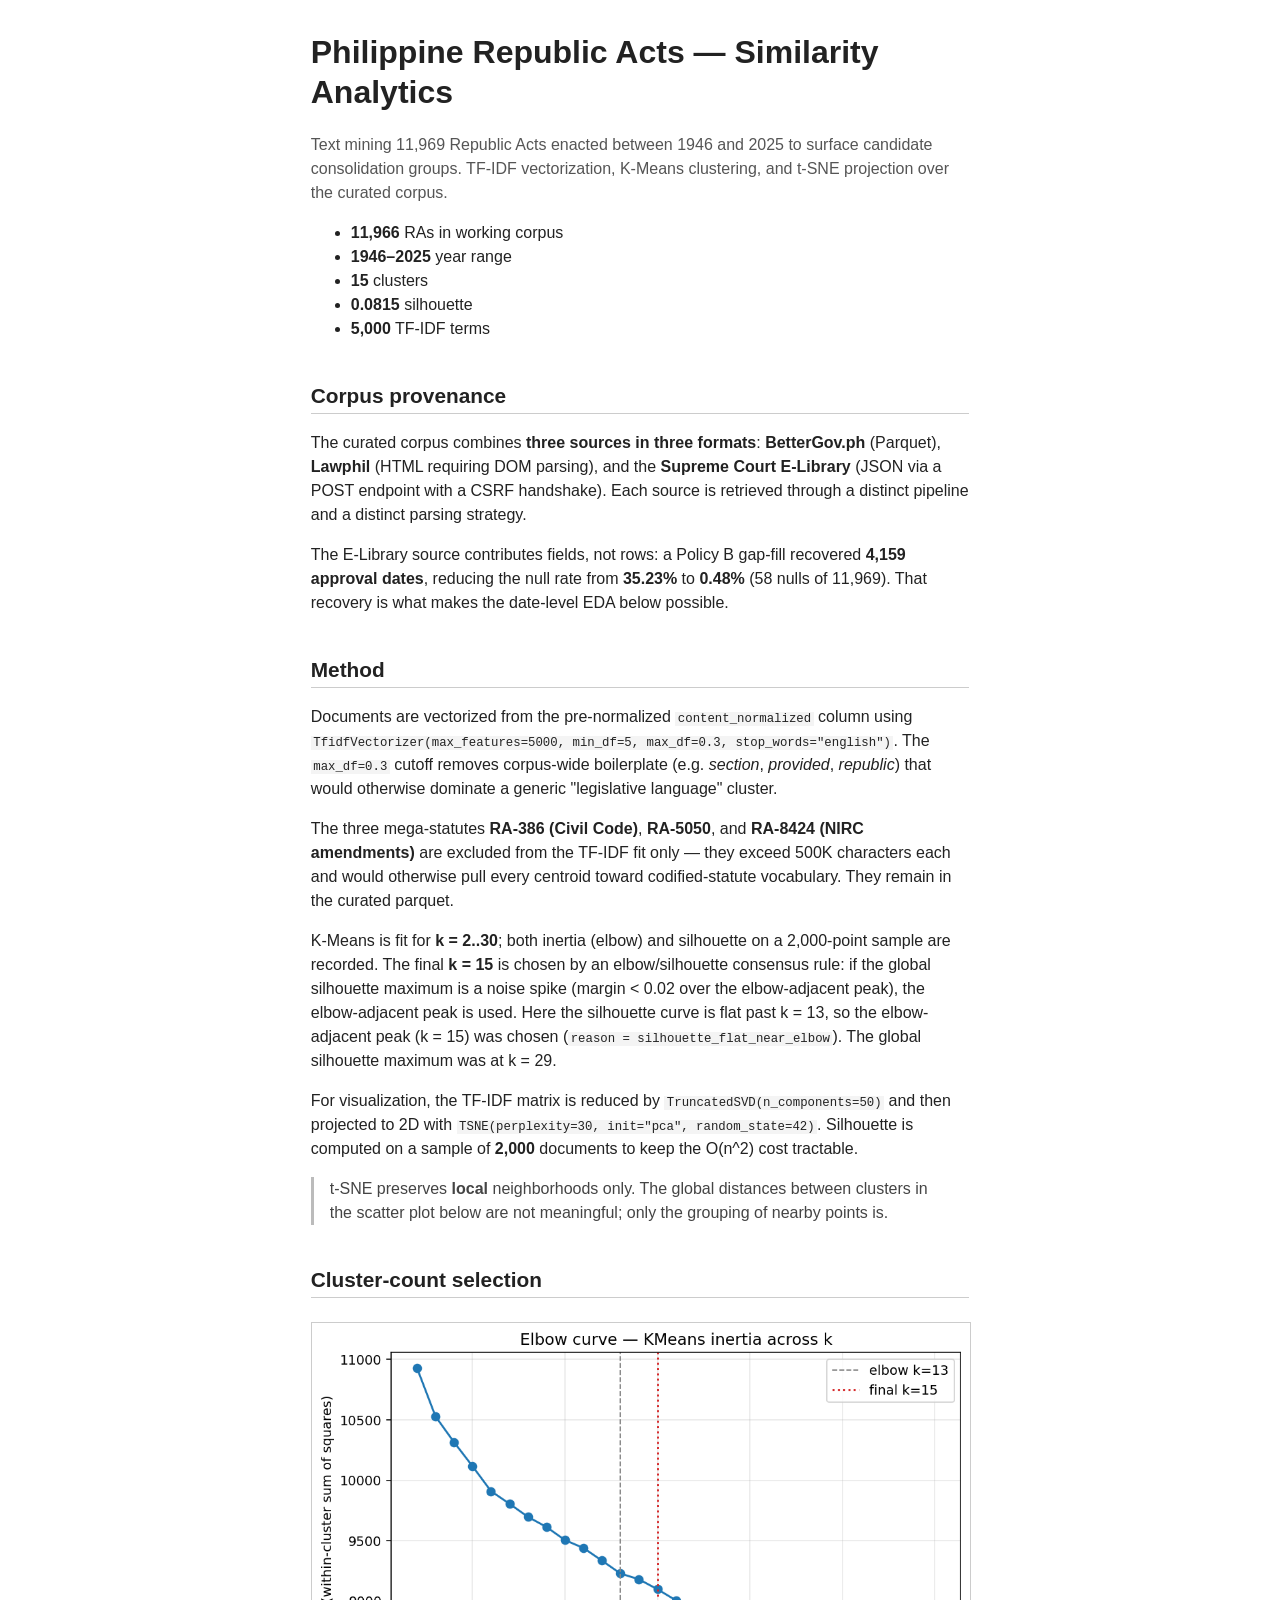
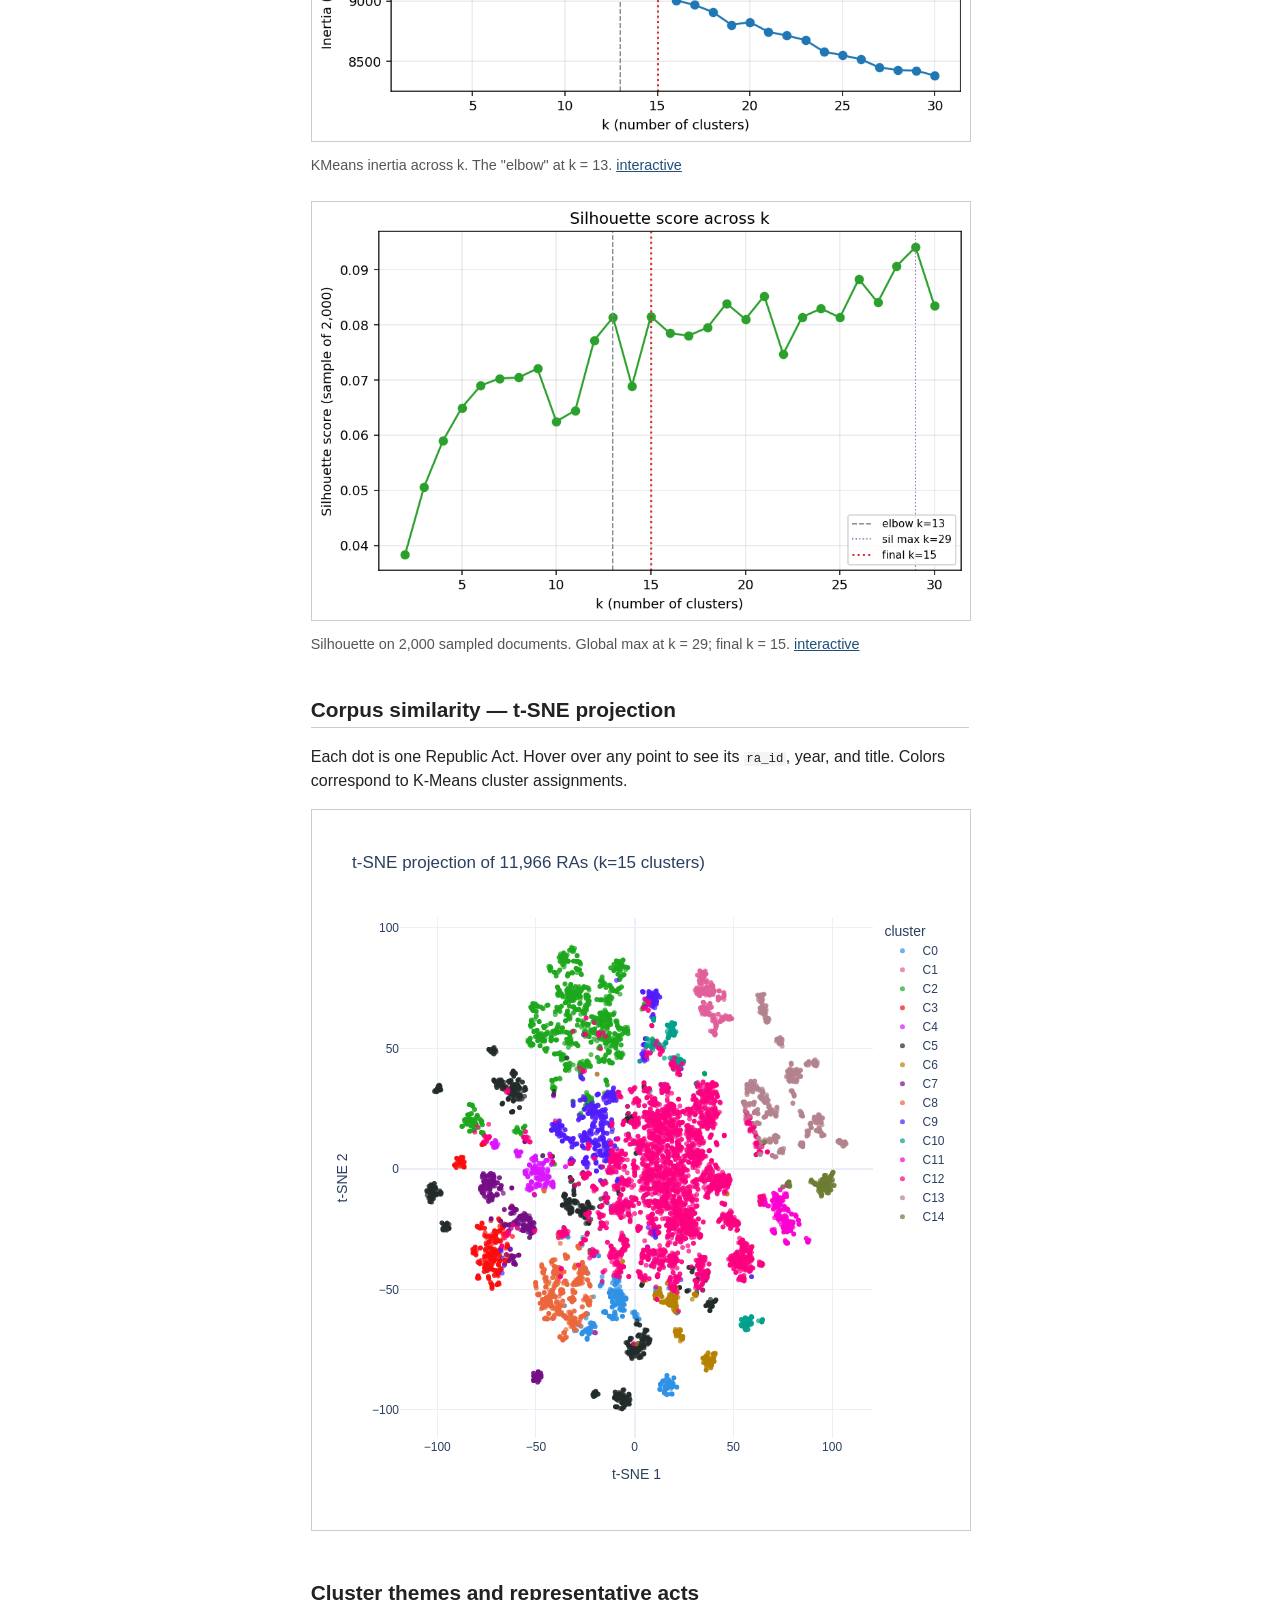
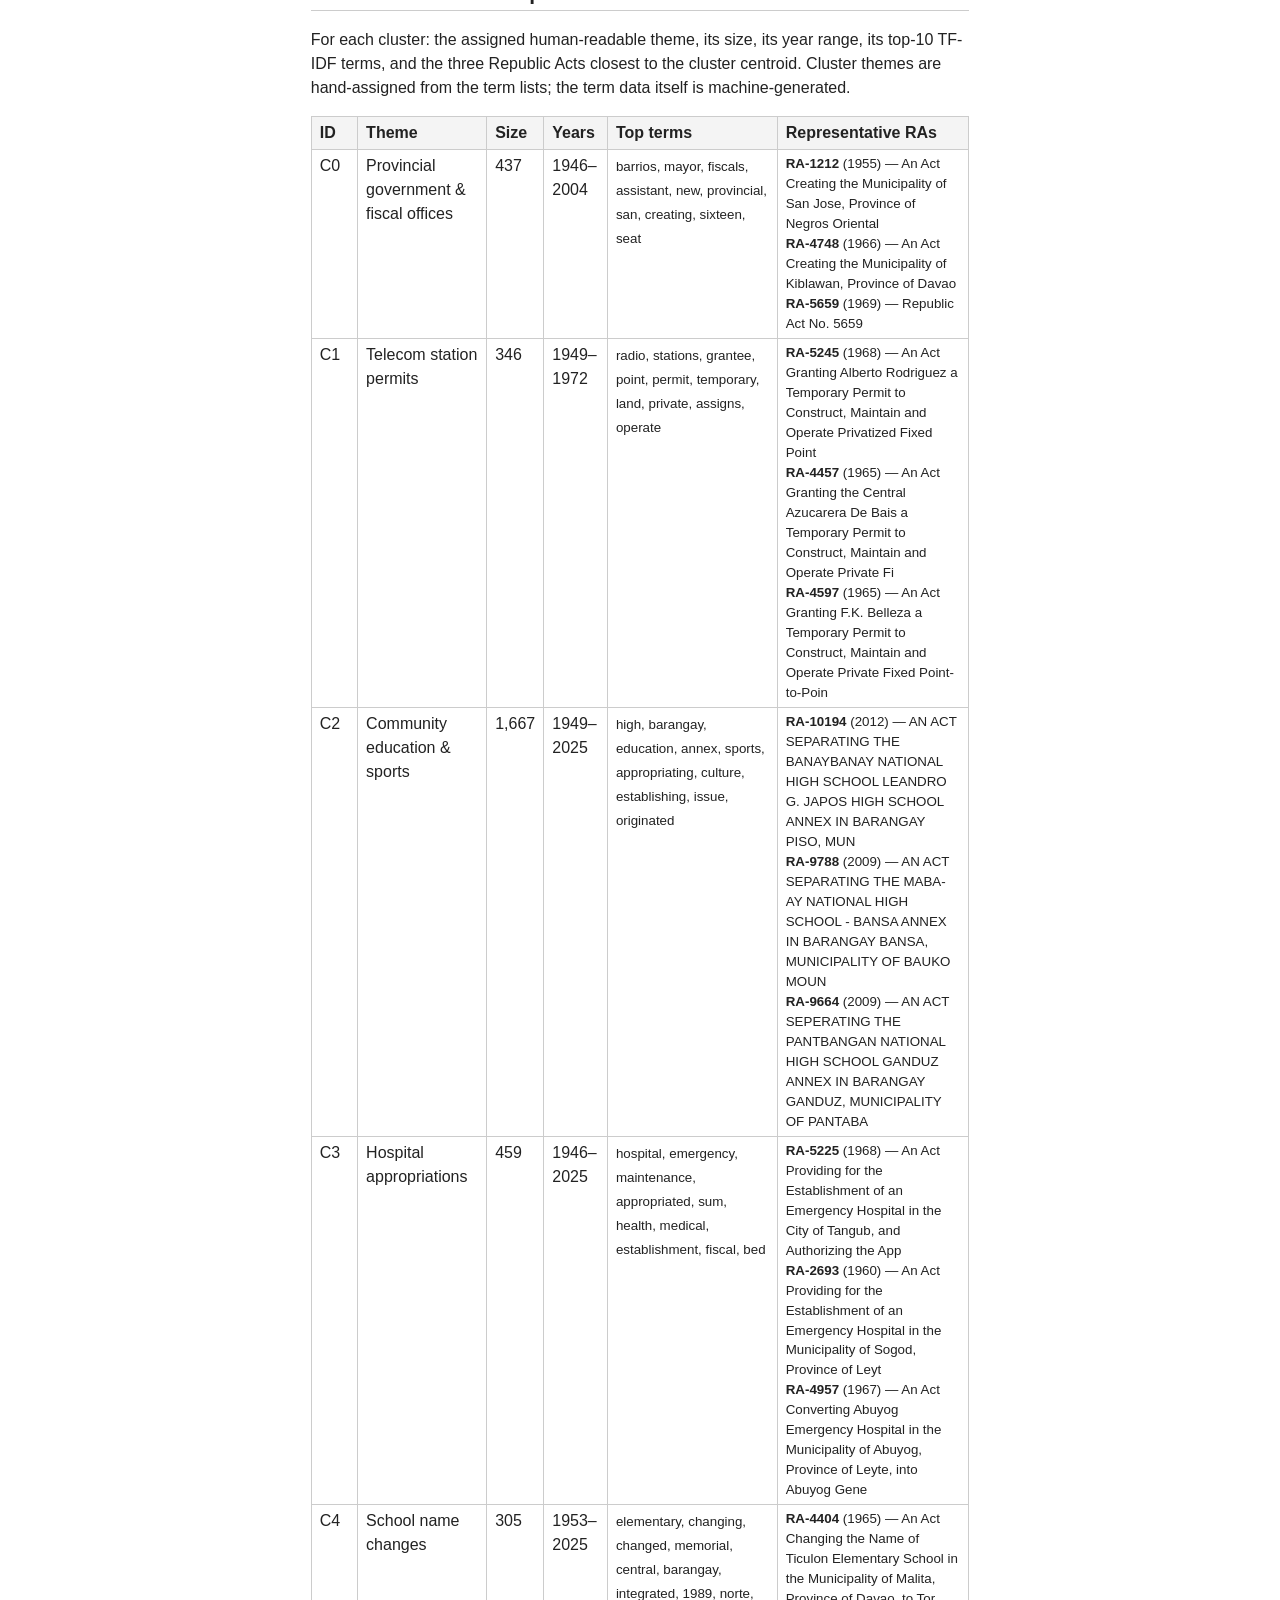
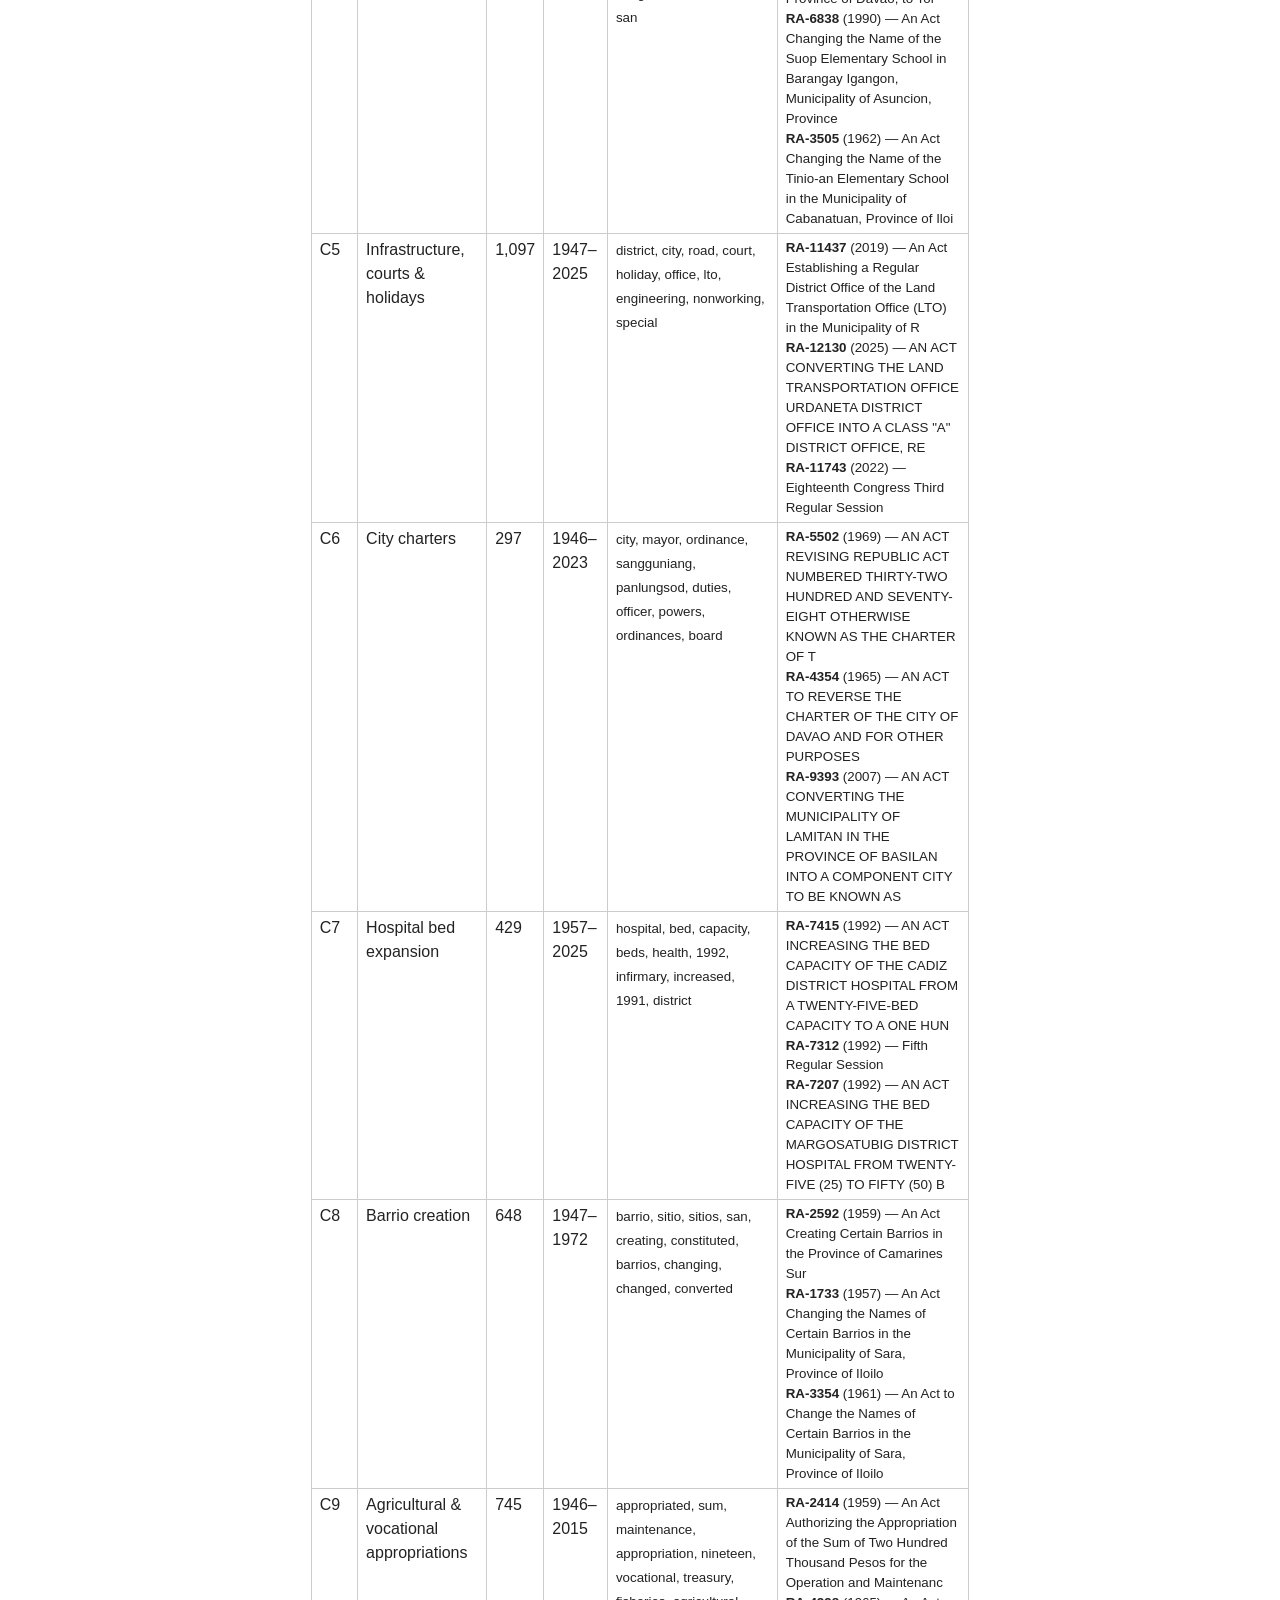
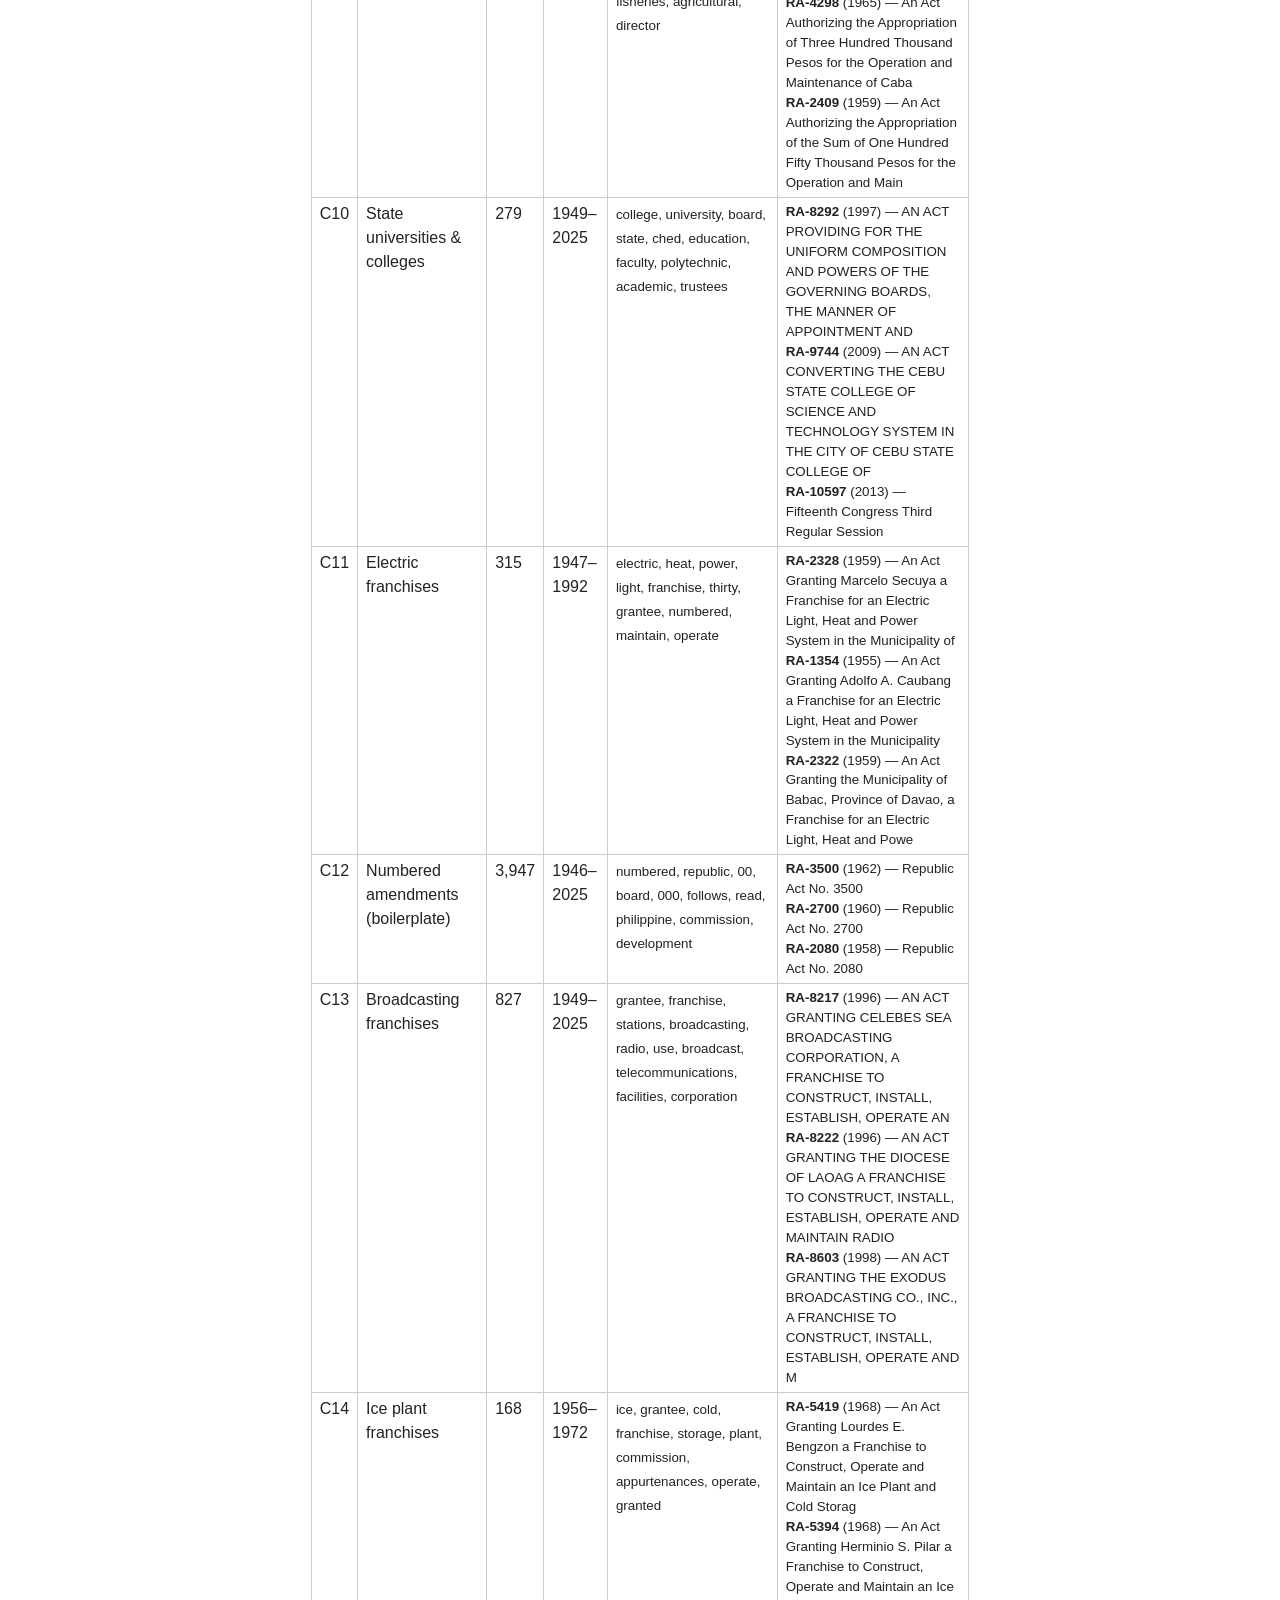
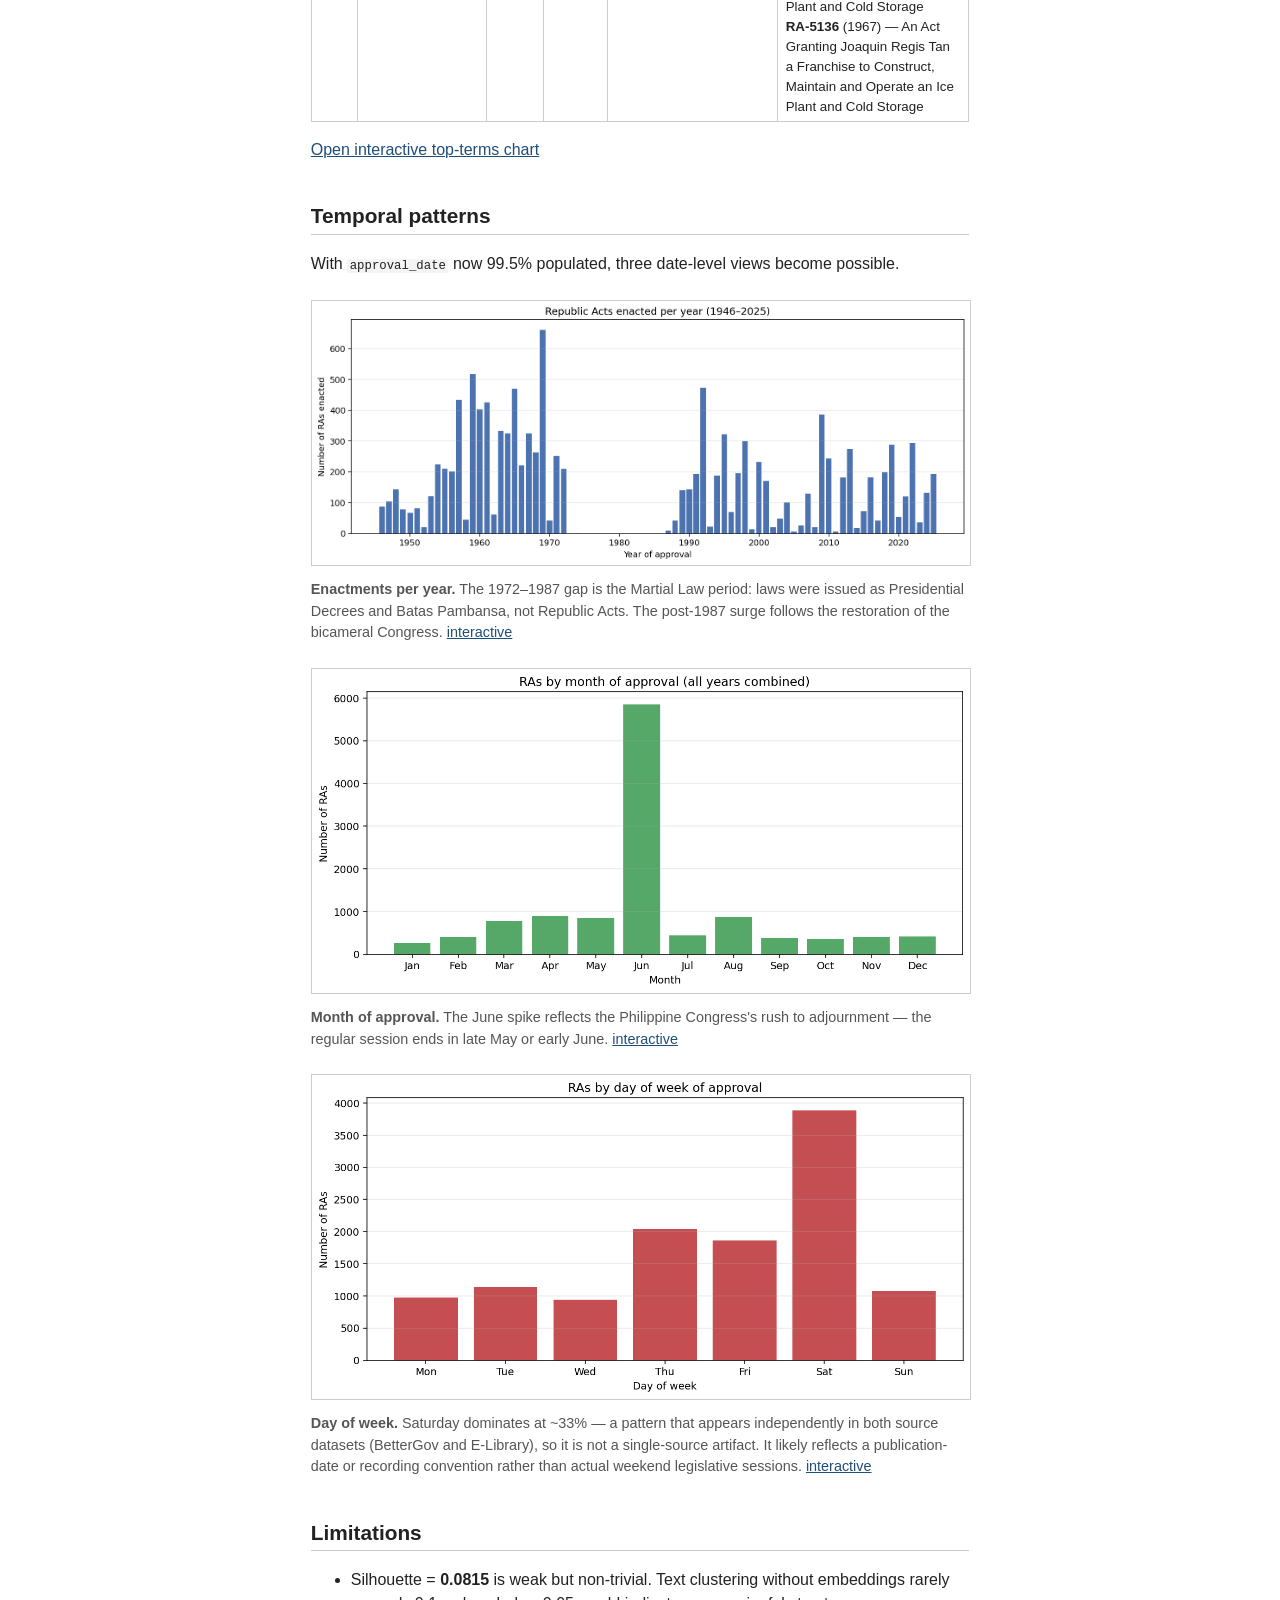
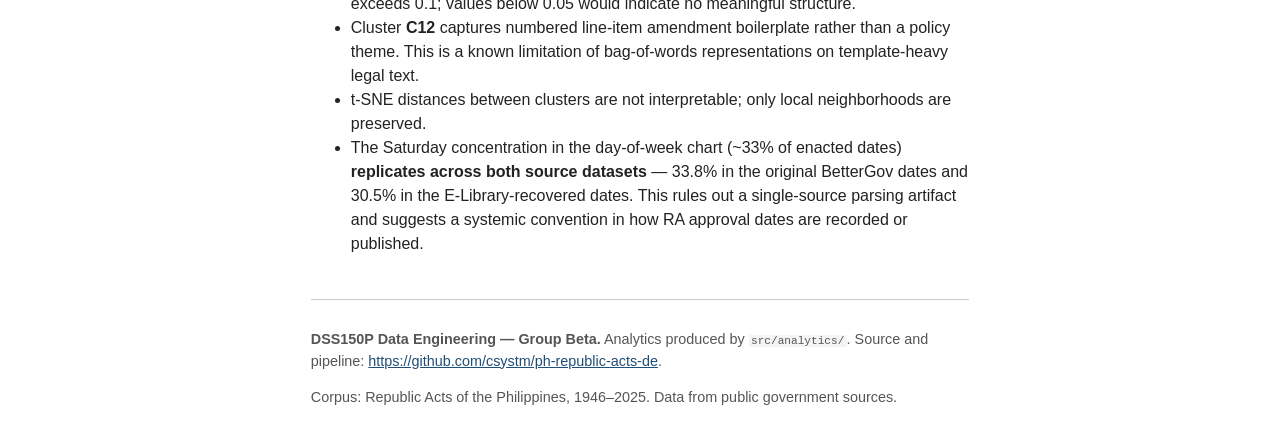
<file: docs/index.html>
<!DOCTYPE html>
<html lang="en">
<head>
<meta charset="utf-8">
<meta name="viewport" content="width=device-width, initial-scale=1">
<title>Philippine Republic Acts — Similarity Analytics</title>
<meta name="description" content="TF-IDF + K-Means clustering of 11,969 Philippine Republic Acts (1946-2025).">
<link rel="stylesheet" href="./assets/style.css">
</head>
<body>

<header>
  <h1>Philippine Republic Acts — Similarity Analytics</h1>
  <p class="tagline">
    Text mining 11,969 Republic Acts enacted between 1946 and 2025 to
    surface candidate consolidation groups. TF-IDF vectorization,
    K-Means clustering, and t-SNE projection over the curated corpus.
  </p>
  <ul>
    <li><b>11,966</b> RAs in working corpus</li>
    <li><b>1946–2025</b> year range</li>
    <li><b>15</b> clusters</li>
    <li><b>0.0815</b> silhouette</li>
    <li><b>5,000</b> TF-IDF terms</li>
  </ul>
</header>

<main>

<section>
<h2>Corpus provenance</h2>
<p>
  The curated corpus combines <b>three sources in three formats</b>:
  <b>BetterGov.ph</b> (Parquet), <b>Lawphil</b> (HTML requiring DOM
  parsing), and the <b>Supreme Court E-Library</b> (JSON via a POST
  endpoint with a CSRF handshake). Each source is retrieved through a
  distinct pipeline and a distinct parsing strategy.
</p>
<p>
  The E-Library source contributes fields, not rows: a Policy B
  gap-fill recovered <b>4,159 approval dates</b>, reducing the null
  rate from <b>35.23%</b> to <b>0.48%</b> (58 nulls of 11,969).
  That recovery is what makes the date-level EDA below possible.
</p>
</section>

<section>
<h2>Method</h2>
<p>
  Documents are vectorized from the pre-normalized
  <code>content_normalized</code> column using
  <code>TfidfVectorizer(max_features=5000, min_df=5, max_df=0.3,
  stop_words="english")</code>. The <code>max_df=0.3</code> cutoff
  removes corpus-wide boilerplate (e.g. <i>section</i>,
  <i>provided</i>, <i>republic</i>) that would otherwise dominate a
  generic "legislative language" cluster.
</p>
<p>
  The three mega-statutes <b>RA-386 (Civil Code)</b>, <b>RA-5050</b>,
  and <b>RA-8424 (NIRC amendments)</b> are excluded from the TF-IDF
  fit only — they exceed 500K characters each and would otherwise pull
  every centroid toward codified-statute vocabulary. They remain in
  the curated parquet.
</p>
<p>
  K-Means is fit for <b>k = 2..30</b>; both inertia (elbow) and
  silhouette on a 2,000-point sample are recorded. The final
  <b>k = 15</b> is chosen by an elbow/silhouette consensus rule:
  if the global silhouette maximum is a noise spike (margin &lt; 0.02
  over the elbow-adjacent peak), the elbow-adjacent peak is used.
  Here the silhouette curve is flat past k = 13, so the
  elbow-adjacent peak (k = 15) was chosen
  (<code>reason = silhouette_flat_near_elbow</code>). The global silhouette maximum
  was at k = 29.
</p>
<p>
  For visualization, the TF-IDF matrix is reduced by
  <code>TruncatedSVD(n_components=50)</code> and then projected to 2D
  with <code>TSNE(perplexity=30, init="pca", random_state=42)</code>.
  Silhouette is computed on a sample of <b>2,000</b> documents
  to keep the O(n^2) cost tractable.
</p>
<aside>
  t-SNE preserves <b>local</b> neighborhoods only. The global
  distances between clusters in the scatter plot below are not
  meaningful; only the grouping of nearby points is.
</aside>
</section>

<section>
<h2>Cluster-count selection</h2>
<figure>
  <img src="./assets/plots/elbow.png" alt="Elbow curve">
  <figcaption>
    KMeans inertia across k. The "elbow" at k = 13.
    <a href="./assets/plots/elbow.html">interactive</a>
  </figcaption>
</figure>
<figure>
  <img src="./assets/plots/silhouette.png" alt="Silhouette curve">
  <figcaption>
    Silhouette on 2,000 sampled documents. Global max at
    k = 29; final k = 15.
    <a href="./assets/plots/silhouette.html">interactive</a>
  </figcaption>
</figure>
</section>

<section>
<h2>Corpus similarity — t-SNE projection</h2>
<p>
  Each dot is one Republic Act. Hover over any point to see its
  <code>ra_id</code>, year, and title. Colors correspond to K-Means
  cluster assignments.
</p>
<iframe src="./assets/plots/scatter.html" height="720" loading="lazy"
        title="t-SNE scatter of Republic Acts"></iframe>
</section>

<section>
<h2>Cluster themes and representative acts</h2>
<p>
  For each cluster: the assigned human-readable theme, its size, its
  year range, its top-10 TF-IDF terms, and the three Republic Acts
  closest to the cluster centroid. Cluster themes are hand-assigned
  from the term lists; the term data itself is machine-generated.
</p>
<table>
  <thead>
    <tr>
      <th>ID</th>
      <th>Theme</th>
      <th>Size</th>
      <th>Years</th>
      <th>Top terms</th>
      <th>Representative RAs</th>
    </tr>
  </thead>
  <tbody>
      <tr>
        <td>C0</td>
        <td>Provincial government & fiscal offices</td>
        <td>437</td>
        <td>1946–2004</td>
        <td><small>barrios, mayor, fiscals, assistant, new, provincial, san, creating, sixteen, seat</small></td>
        <td><small><div><b>RA-1212</b> (1955) — An Act Creating the Municipality of San Jose, Province of Negros Oriental</div><div><b>RA-4748</b> (1966) — An Act Creating the Municipality of Kiblawan, Province of Davao</div><div><b>RA-5659</b> (1969) — Republic Act No. 5659</div></small></td>
      </tr>
      <tr>
        <td>C1</td>
        <td>Telecom station permits</td>
        <td>346</td>
        <td>1949–1972</td>
        <td><small>radio, stations, grantee, point, permit, temporary, land, private, assigns, operate</small></td>
        <td><small><div><b>RA-5245</b> (1968) — An Act Granting Alberto Rodriguez a Temporary Permit to Construct, Maintain and Operate Privatized Fixed Point</div><div><b>RA-4457</b> (1965) — An Act Granting the Central Azucarera De Bais a Temporary Permit to Construct, Maintain and Operate Private Fi</div><div><b>RA-4597</b> (1965) — An Act Granting F.K. Belleza a Temporary Permit to Construct, Maintain and Operate Private Fixed Point-to-Poin</div></small></td>
      </tr>
      <tr>
        <td>C2</td>
        <td>Community education & sports</td>
        <td>1,667</td>
        <td>1949–2025</td>
        <td><small>high, barangay, education, annex, sports, appropriating, culture, establishing, issue, originated</small></td>
        <td><small><div><b>RA-10194</b> (2012) — AN ACT SEPARATING THE BANAYBANAY NATIONAL HIGH SCHOOL LEANDRO G. JAPOS HIGH SCHOOL ANNEX IN BARANGAY PISO, MUN</div><div><b>RA-9788</b> (2009) — AN ACT SEPARATING THE MABA-AY NATIONAL HIGH SCHOOL - BANSA ANNEX IN BARANGAY BANSA, MUNICIPALITY OF BAUKO MOUN</div><div><b>RA-9664</b> (2009) — AN ACT SEPERATING THE PANTBANGAN NATIONAL HIGH SCHOOL GANDUZ ANNEX IN BARANGAY GANDUZ, MUNICIPALITY OF PANTABA</div></small></td>
      </tr>
      <tr>
        <td>C3</td>
        <td>Hospital appropriations</td>
        <td>459</td>
        <td>1946–2025</td>
        <td><small>hospital, emergency, maintenance, appropriated, sum, health, medical, establishment, fiscal, bed</small></td>
        <td><small><div><b>RA-5225</b> (1968) — An Act Providing for the Establishment of an Emergency Hospital in the City of Tangub, and Authorizing the App</div><div><b>RA-2693</b> (1960) — An Act Providing for the Establishment of an Emergency Hospital in the Municipality of Sogod, Province of Leyt</div><div><b>RA-4957</b> (1967) — An Act Converting Abuyog Emergency Hospital in the Municipality of Abuyog, Province of Leyte, into Abuyog Gene</div></small></td>
      </tr>
      <tr>
        <td>C4</td>
        <td>School name changes</td>
        <td>305</td>
        <td>1953–2025</td>
        <td><small>elementary, changing, changed, memorial, central, barangay, integrated, 1989, norte, san</small></td>
        <td><small><div><b>RA-4404</b> (1965) — An Act Changing the Name of Ticulon Elementary School in the Municipality of Malita, Province of Davao, to Tor</div><div><b>RA-6838</b> (1990) — An Act Changing the Name of the Suop Elementary School in Barangay Igangon, Municipality of Asuncion, Province</div><div><b>RA-3505</b> (1962) — An Act Changing the Name of the Tinio-an Elementary School in the Municipality of Cabanatuan, Province of Iloi</div></small></td>
      </tr>
      <tr>
        <td>C5</td>
        <td>Infrastructure, courts & holidays</td>
        <td>1,097</td>
        <td>1947–2025</td>
        <td><small>district, city, road, court, holiday, office, lto, engineering, nonworking, special</small></td>
        <td><small><div><b>RA-11437</b> (2019) — An Act Establishing a Regular District Office of the Land Transportation Office (LTO) in the Municipality of R</div><div><b>RA-12130</b> (2025) — AN ACT CONVERTING THE LAND TRANSPORTATION OFFICE URDANETA DISTRICT OFFICE INTO A CLASS "A" DISTRICT OFFICE, RE</div><div><b>RA-11743</b> (2022) — Eighteenth Congress Third Regular Session</div></small></td>
      </tr>
      <tr>
        <td>C6</td>
        <td>City charters</td>
        <td>297</td>
        <td>1946–2023</td>
        <td><small>city, mayor, ordinance, sangguniang, panlungsod, duties, officer, powers, ordinances, board</small></td>
        <td><small><div><b>RA-5502</b> (1969) — AN ACT REVISING REPUBLIC ACT NUMBERED THIRTY-TWO HUNDRED AND SEVENTY-EIGHT OTHERWISE KNOWN AS THE CHARTER OF T</div><div><b>RA-4354</b> (1965) — AN ACT TO REVERSE THE CHARTER OF THE CITY OF DAVAO AND FOR OTHER PURPOSES</div><div><b>RA-9393</b> (2007) — AN ACT CONVERTING THE MUNICIPALITY OF LAMITAN IN THE PROVINCE OF BASILAN INTO A COMPONENT CITY TO BE KNOWN AS </div></small></td>
      </tr>
      <tr>
        <td>C7</td>
        <td>Hospital bed expansion</td>
        <td>429</td>
        <td>1957–2025</td>
        <td><small>hospital, bed, capacity, beds, health, 1992, infirmary, increased, 1991, district</small></td>
        <td><small><div><b>RA-7415</b> (1992) — AN ACT INCREASING THE BED CAPACITY OF THE CADIZ DISTRICT HOSPITAL FROM A TWENTY-FIVE-BED CAPACITY TO A ONE HUN</div><div><b>RA-7312</b> (1992) — Fifth Regular Session</div><div><b>RA-7207</b> (1992) — AN ACT INCREASING THE BED CAPACITY OF THE MARGOSATUBIG DISTRICT HOSPITAL FROM TWENTY-FIVE (25) TO FIFTY (50) B</div></small></td>
      </tr>
      <tr>
        <td>C8</td>
        <td>Barrio creation</td>
        <td>648</td>
        <td>1947–1972</td>
        <td><small>barrio, sitio, sitios, san, creating, constituted, barrios, changing, changed, converted</small></td>
        <td><small><div><b>RA-2592</b> (1959) — An Act Creating Certain Barrios in the Province of Camarines Sur</div><div><b>RA-1733</b> (1957) — An Act Changing the Names of Certain Barrios in the Municipality of Sara, Province of Iloilo</div><div><b>RA-3354</b> (1961) — An Act to Change the Names of Certain Barrios in the Municipality of Sara, Province of Iloilo</div></small></td>
      </tr>
      <tr>
        <td>C9</td>
        <td>Agricultural & vocational appropriations</td>
        <td>745</td>
        <td>1946–2015</td>
        <td><small>appropriated, sum, maintenance, appropriation, nineteen, vocational, treasury, fisheries, agricultural, director</small></td>
        <td><small><div><b>RA-2414</b> (1959) — An Act Authorizing the Appropriation of the Sum of Two Hundred Thousand Pesos for the Operation and Maintenanc</div><div><b>RA-4298</b> (1965) — An Act Authorizing the Appropriation of Three Hundred Thousand Pesos for the Operation and Maintenance of Caba</div><div><b>RA-2409</b> (1959) — An Act Authorizing the Appropriation of the Sum of One Hundred Fifty Thousand Pesos for the Operation and Main</div></small></td>
      </tr>
      <tr>
        <td>C10</td>
        <td>State universities & colleges</td>
        <td>279</td>
        <td>1949–2025</td>
        <td><small>college, university, board, state, ched, education, faculty, polytechnic, academic, trustees</small></td>
        <td><small><div><b>RA-8292</b> (1997) — AN ACT PROVIDING FOR THE UNIFORM COMPOSITION AND POWERS OF THE GOVERNING BOARDS, THE MANNER OF APPOINTMENT AND</div><div><b>RA-9744</b> (2009) — AN ACT CONVERTING THE CEBU STATE COLLEGE OF SCIENCE AND TECHNOLOGY SYSTEM IN THE CITY OF CEBU STATE COLLEGE OF</div><div><b>RA-10597</b> (2013) — Fifteenth Congress Third Regular Session</div></small></td>
      </tr>
      <tr>
        <td>C11</td>
        <td>Electric franchises</td>
        <td>315</td>
        <td>1947–1992</td>
        <td><small>electric, heat, power, light, franchise, thirty, grantee, numbered, maintain, operate</small></td>
        <td><small><div><b>RA-2328</b> (1959) — An Act Granting Marcelo Secuya a Franchise for an Electric Light, Heat and Power System in the Municipality of</div><div><b>RA-1354</b> (1955) — An Act Granting Adolfo A. Caubang a Franchise for an Electric Light, Heat and Power System in the Municipality</div><div><b>RA-2322</b> (1959) — An Act Granting the Municipality of Babac, Province of Davao, a Franchise for an Electric Light, Heat and Powe</div></small></td>
      </tr>
      <tr>
        <td>C12</td>
        <td>Numbered amendments (boilerplate)</td>
        <td>3,947</td>
        <td>1946–2025</td>
        <td><small>numbered, republic, 00, board, 000, follows, read, philippine, commission, development</small></td>
        <td><small><div><b>RA-3500</b> (1962) — Republic Act No. 3500</div><div><b>RA-2700</b> (1960) — Republic Act No. 2700</div><div><b>RA-2080</b> (1958) — Republic Act No. 2080</div></small></td>
      </tr>
      <tr>
        <td>C13</td>
        <td>Broadcasting franchises</td>
        <td>827</td>
        <td>1949–2025</td>
        <td><small>grantee, franchise, stations, broadcasting, radio, use, broadcast, telecommunications, facilities, corporation</small></td>
        <td><small><div><b>RA-8217</b> (1996) — AN ACT GRANTING CELEBES SEA BROADCASTING CORPORATION, A FRANCHISE TO CONSTRUCT, INSTALL, ESTABLISH, OPERATE AN</div><div><b>RA-8222</b> (1996) — AN ACT GRANTING THE DIOCESE OF LAOAG A FRANCHISE TO CONSTRUCT, INSTALL, ESTABLISH, OPERATE AND MAINTAIN RADIO </div><div><b>RA-8603</b> (1998) — AN ACT GRANTING THE EXODUS BROADCASTING CO., INC., A FRANCHISE TO CONSTRUCT, INSTALL, ESTABLISH, OPERATE AND M</div></small></td>
      </tr>
      <tr>
        <td>C14</td>
        <td>Ice plant franchises</td>
        <td>168</td>
        <td>1956–1972</td>
        <td><small>ice, grantee, cold, franchise, storage, plant, commission, appurtenances, operate, granted</small></td>
        <td><small><div><b>RA-5419</b> (1968) — An Act Granting Lourdes E. Bengzon a Franchise to Construct, Operate and Maintain an Ice Plant and Cold Storag</div><div><b>RA-5394</b> (1968) — An Act Granting Herminio S. Pilar a Franchise to Construct, Operate and Maintain an Ice Plant and Cold Storage</div><div><b>RA-5136</b> (1967) — An Act Granting Joaquin Regis Tan a Franchise to Construct, Maintain and Operate an Ice Plant and Cold Storage</div></small></td>
      </tr>
  </tbody>
</table>
<p>
  <a href="./assets/plots/top_terms.html">Open interactive top-terms chart</a>
</p>
</section>

<section>
<h2>Temporal patterns</h2>
<p>
  With <code>approval_date</code> now 99.5% populated, three
  date-level views become possible.
</p>

<figure>
  <img src="./assets/plots/temporal_by_year.png" alt="RAs enacted per year">
  <figcaption>
    <b>Enactments per year.</b> The 1972–1987 gap is the Martial Law
    period: laws were issued as Presidential Decrees and Batas
    Pambansa, not Republic Acts. The post-1987 surge follows the
    restoration of the bicameral Congress.
    <a href="./assets/plots/temporal_by_year.html">interactive</a>
  </figcaption>
</figure>

<figure>
  <img src="./assets/plots/temporal_by_month.png" alt="RAs by month">
  <figcaption>
    <b>Month of approval.</b> The June spike reflects the Philippine
    Congress's rush to adjournment — the regular session ends in late
    May or early June.
    <a href="./assets/plots/temporal_by_month.html">interactive</a>
  </figcaption>
</figure>

<figure>
  <img src="./assets/plots/temporal_by_dow.png" alt="RAs by day of week">
  <figcaption>
    <b>Day of week.</b> Saturday dominates at ~33% — a pattern that
    appears independently in both source datasets (BetterGov and
    E-Library), so it is not a single-source artifact. It likely
    reflects a publication-date or recording convention rather than
    actual weekend legislative sessions.
    <a href="./assets/plots/temporal_by_dow.html">interactive</a>
  </figcaption>
</figure>
</section>

<section>
<h2>Limitations</h2>
<ul>
  <li>
    Silhouette = <b>0.0815</b> is weak but non-trivial. Text
    clustering without embeddings rarely exceeds 0.1; values below
    0.05 would indicate no meaningful structure.
  </li>
  <li>
    Cluster <b>C12</b> captures numbered line-item amendment
    boilerplate rather than a policy theme. This is a known limitation
    of bag-of-words representations on template-heavy legal text.
  </li>
  <li>
    t-SNE distances between clusters are not interpretable; only local
    neighborhoods are preserved.
  </li>
  <li>
    The Saturday concentration in the day-of-week chart (~33% of
    enacted dates) <b>replicates across both source datasets</b> —
    33.8% in the original BetterGov dates and 30.5% in the
    E-Library-recovered dates. This rules out a single-source parsing
    artifact and suggests a systemic convention in how RA approval
    dates are recorded or published.
  </li>
</ul>
</section>

</main>

<footer>
  <p>
    <b>DSS150P Data Engineering — Group Beta.</b>
    Analytics produced by <code>src/analytics/</code>.
    Source and pipeline: <a href="https://github.com/csystm/ph-republic-acts-de">https://github.com/csystm/ph-republic-acts-de</a>.
  </p>
  <p>
    Corpus: Republic Acts of the Philippines, 1946–2025.
    Data from public government sources.
  </p>
</footer>

</body>
</html>
</file>
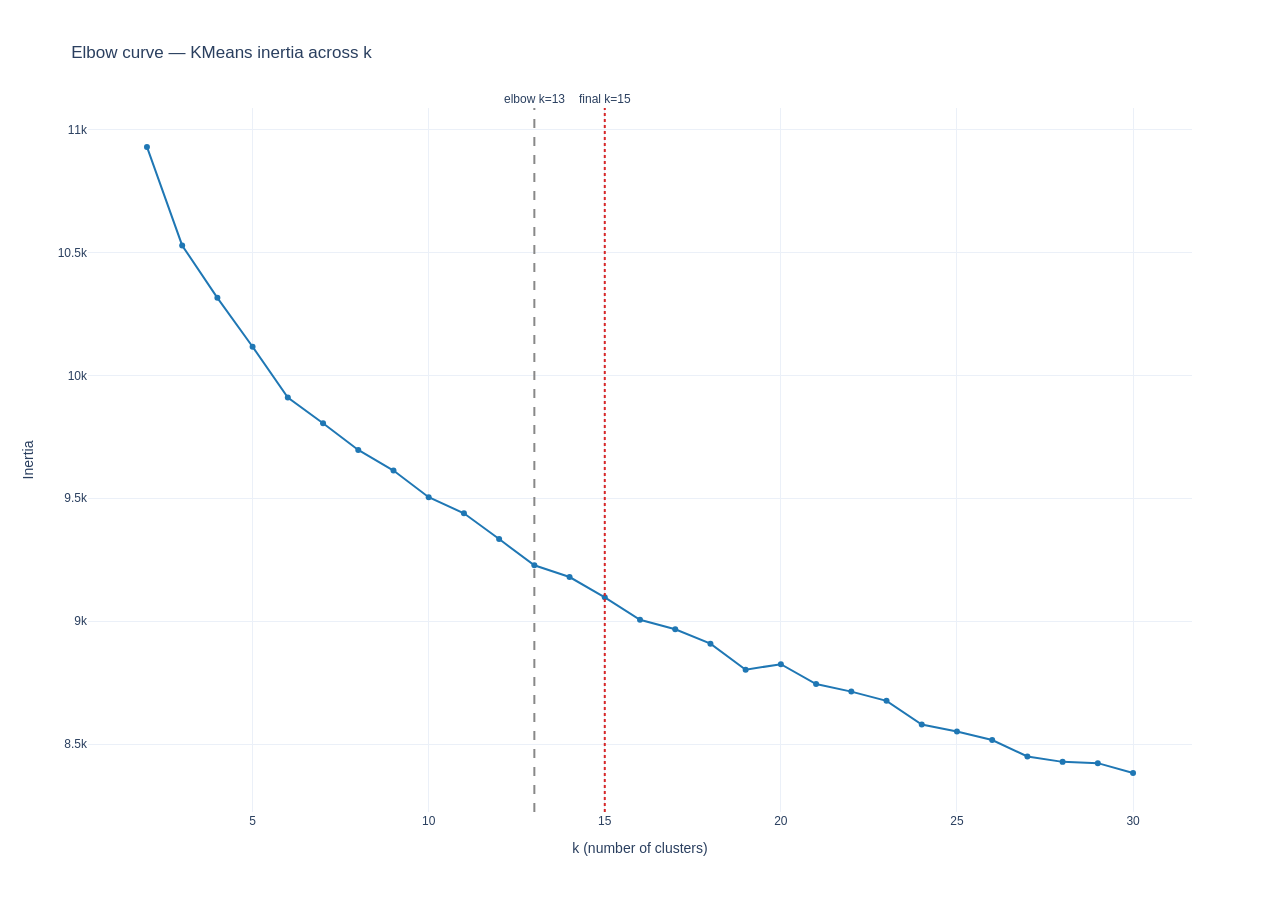
<file: docs/assets/plots/elbow.html>
<html>
<head><meta charset="utf-8" /></head>
<body>
    <div>                        <script type="text/javascript">window.PlotlyConfig = {MathJaxConfig: 'local'};</script>
        <script charset="utf-8" src="https://cdn.plot.ly/plotly-2.35.2.min.js"></script>                <div id="fac91584-493b-48d3-92ea-b3bfe6499644" class="plotly-graph-div" style="height:100%; width:100%;"></div>            <script type="text/javascript">                                    window.PLOTLYENV=window.PLOTLYENV || {};                                    if (document.getElementById("fac91584-493b-48d3-92ea-b3bfe6499644")) {                    Plotly.newPlot(                        "fac91584-493b-48d3-92ea-b3bfe6499644",                        [{"hovertemplate":"k=%{x}\u003cbr\u003einertia=%{y:.0f}\u003cextra\u003e\u003c\u002fextra\u003e","line":{"color":"#1f77b4"},"mode":"lines+markers","name":"inertia","x":[2,3,4,5,6,7,8,9,10,11,12,13,14,15,16,17,18,19,20,21,22,23,24,25,26,27,28,29,30],"y":[10928.858041056597,10528.275410606238,10315.04260251256,10116.113993324618,9909.501843988432,9804.97256892437,9696.334052777178,9612.679750295229,9504.138195951611,9438.853070284153,9334.02139105514,9227.450913484465,9179.659115830164,9097.047581384062,9005.52470090933,8967.301587655593,8908.569038964106,8802.741431193417,8825.16854523035,8744.248304101791,8713.55320837567,8676.189482051434,8579.861949322803,8551.603489043255,8516.706793238975,8449.922488432987,8427.799397356544,8422.625183849856,8382.31831762012],"type":"scatter"}],                        {"template":{"data":{"barpolar":[{"marker":{"line":{"color":"white","width":0.5},"pattern":{"fillmode":"overlay","size":10,"solidity":0.2}},"type":"barpolar"}],"bar":[{"error_x":{"color":"#2a3f5f"},"error_y":{"color":"#2a3f5f"},"marker":{"line":{"color":"white","width":0.5},"pattern":{"fillmode":"overlay","size":10,"solidity":0.2}},"type":"bar"}],"carpet":[{"aaxis":{"endlinecolor":"#2a3f5f","gridcolor":"#C8D4E3","linecolor":"#C8D4E3","minorgridcolor":"#C8D4E3","startlinecolor":"#2a3f5f"},"baxis":{"endlinecolor":"#2a3f5f","gridcolor":"#C8D4E3","linecolor":"#C8D4E3","minorgridcolor":"#C8D4E3","startlinecolor":"#2a3f5f"},"type":"carpet"}],"choropleth":[{"colorbar":{"outlinewidth":0,"ticks":""},"type":"choropleth"}],"contourcarpet":[{"colorbar":{"outlinewidth":0,"ticks":""},"type":"contourcarpet"}],"contour":[{"colorbar":{"outlinewidth":0,"ticks":""},"colorscale":[[0.0,"#0d0887"],[0.1111111111111111,"#46039f"],[0.2222222222222222,"#7201a8"],[0.3333333333333333,"#9c179e"],[0.4444444444444444,"#bd3786"],[0.5555555555555556,"#d8576b"],[0.6666666666666666,"#ed7953"],[0.7777777777777778,"#fb9f3a"],[0.8888888888888888,"#fdca26"],[1.0,"#f0f921"]],"type":"contour"}],"heatmapgl":[{"colorbar":{"outlinewidth":0,"ticks":""},"colorscale":[[0.0,"#0d0887"],[0.1111111111111111,"#46039f"],[0.2222222222222222,"#7201a8"],[0.3333333333333333,"#9c179e"],[0.4444444444444444,"#bd3786"],[0.5555555555555556,"#d8576b"],[0.6666666666666666,"#ed7953"],[0.7777777777777778,"#fb9f3a"],[0.8888888888888888,"#fdca26"],[1.0,"#f0f921"]],"type":"heatmapgl"}],"heatmap":[{"colorbar":{"outlinewidth":0,"ticks":""},"colorscale":[[0.0,"#0d0887"],[0.1111111111111111,"#46039f"],[0.2222222222222222,"#7201a8"],[0.3333333333333333,"#9c179e"],[0.4444444444444444,"#bd3786"],[0.5555555555555556,"#d8576b"],[0.6666666666666666,"#ed7953"],[0.7777777777777778,"#fb9f3a"],[0.8888888888888888,"#fdca26"],[1.0,"#f0f921"]],"type":"heatmap"}],"histogram2dcontour":[{"colorbar":{"outlinewidth":0,"ticks":""},"colorscale":[[0.0,"#0d0887"],[0.1111111111111111,"#46039f"],[0.2222222222222222,"#7201a8"],[0.3333333333333333,"#9c179e"],[0.4444444444444444,"#bd3786"],[0.5555555555555556,"#d8576b"],[0.6666666666666666,"#ed7953"],[0.7777777777777778,"#fb9f3a"],[0.8888888888888888,"#fdca26"],[1.0,"#f0f921"]],"type":"histogram2dcontour"}],"histogram2d":[{"colorbar":{"outlinewidth":0,"ticks":""},"colorscale":[[0.0,"#0d0887"],[0.1111111111111111,"#46039f"],[0.2222222222222222,"#7201a8"],[0.3333333333333333,"#9c179e"],[0.4444444444444444,"#bd3786"],[0.5555555555555556,"#d8576b"],[0.6666666666666666,"#ed7953"],[0.7777777777777778,"#fb9f3a"],[0.8888888888888888,"#fdca26"],[1.0,"#f0f921"]],"type":"histogram2d"}],"histogram":[{"marker":{"pattern":{"fillmode":"overlay","size":10,"solidity":0.2}},"type":"histogram"}],"mesh3d":[{"colorbar":{"outlinewidth":0,"ticks":""},"type":"mesh3d"}],"parcoords":[{"line":{"colorbar":{"outlinewidth":0,"ticks":""}},"type":"parcoords"}],"pie":[{"automargin":true,"type":"pie"}],"scatter3d":[{"line":{"colorbar":{"outlinewidth":0,"ticks":""}},"marker":{"colorbar":{"outlinewidth":0,"ticks":""}},"type":"scatter3d"}],"scattercarpet":[{"marker":{"colorbar":{"outlinewidth":0,"ticks":""}},"type":"scattercarpet"}],"scattergeo":[{"marker":{"colorbar":{"outlinewidth":0,"ticks":""}},"type":"scattergeo"}],"scattergl":[{"marker":{"colorbar":{"outlinewidth":0,"ticks":""}},"type":"scattergl"}],"scattermapbox":[{"marker":{"colorbar":{"outlinewidth":0,"ticks":""}},"type":"scattermapbox"}],"scatterpolargl":[{"marker":{"colorbar":{"outlinewidth":0,"ticks":""}},"type":"scatterpolargl"}],"scatterpolar":[{"marker":{"colorbar":{"outlinewidth":0,"ticks":""}},"type":"scatterpolar"}],"scatter":[{"fillpattern":{"fillmode":"overlay","size":10,"solidity":0.2},"type":"scatter"}],"scatterternary":[{"marker":{"colorbar":{"outlinewidth":0,"ticks":""}},"type":"scatterternary"}],"surface":[{"colorbar":{"outlinewidth":0,"ticks":""},"colorscale":[[0.0,"#0d0887"],[0.1111111111111111,"#46039f"],[0.2222222222222222,"#7201a8"],[0.3333333333333333,"#9c179e"],[0.4444444444444444,"#bd3786"],[0.5555555555555556,"#d8576b"],[0.6666666666666666,"#ed7953"],[0.7777777777777778,"#fb9f3a"],[0.8888888888888888,"#fdca26"],[1.0,"#f0f921"]],"type":"surface"}],"table":[{"cells":{"fill":{"color":"#EBF0F8"},"line":{"color":"white"}},"header":{"fill":{"color":"#C8D4E3"},"line":{"color":"white"}},"type":"table"}]},"layout":{"annotationdefaults":{"arrowcolor":"#2a3f5f","arrowhead":0,"arrowwidth":1},"autotypenumbers":"strict","coloraxis":{"colorbar":{"outlinewidth":0,"ticks":""}},"colorscale":{"diverging":[[0,"#8e0152"],[0.1,"#c51b7d"],[0.2,"#de77ae"],[0.3,"#f1b6da"],[0.4,"#fde0ef"],[0.5,"#f7f7f7"],[0.6,"#e6f5d0"],[0.7,"#b8e186"],[0.8,"#7fbc41"],[0.9,"#4d9221"],[1,"#276419"]],"sequential":[[0.0,"#0d0887"],[0.1111111111111111,"#46039f"],[0.2222222222222222,"#7201a8"],[0.3333333333333333,"#9c179e"],[0.4444444444444444,"#bd3786"],[0.5555555555555556,"#d8576b"],[0.6666666666666666,"#ed7953"],[0.7777777777777778,"#fb9f3a"],[0.8888888888888888,"#fdca26"],[1.0,"#f0f921"]],"sequentialminus":[[0.0,"#0d0887"],[0.1111111111111111,"#46039f"],[0.2222222222222222,"#7201a8"],[0.3333333333333333,"#9c179e"],[0.4444444444444444,"#bd3786"],[0.5555555555555556,"#d8576b"],[0.6666666666666666,"#ed7953"],[0.7777777777777778,"#fb9f3a"],[0.8888888888888888,"#fdca26"],[1.0,"#f0f921"]]},"colorway":["#636efa","#EF553B","#00cc96","#ab63fa","#FFA15A","#19d3f3","#FF6692","#B6E880","#FF97FF","#FECB52"],"font":{"color":"#2a3f5f"},"geo":{"bgcolor":"white","lakecolor":"white","landcolor":"white","showlakes":true,"showland":true,"subunitcolor":"#C8D4E3"},"hoverlabel":{"align":"left"},"hovermode":"closest","mapbox":{"style":"light"},"paper_bgcolor":"white","plot_bgcolor":"white","polar":{"angularaxis":{"gridcolor":"#EBF0F8","linecolor":"#EBF0F8","ticks":""},"bgcolor":"white","radialaxis":{"gridcolor":"#EBF0F8","linecolor":"#EBF0F8","ticks":""}},"scene":{"xaxis":{"backgroundcolor":"white","gridcolor":"#DFE8F3","gridwidth":2,"linecolor":"#EBF0F8","showbackground":true,"ticks":"","zerolinecolor":"#EBF0F8"},"yaxis":{"backgroundcolor":"white","gridcolor":"#DFE8F3","gridwidth":2,"linecolor":"#EBF0F8","showbackground":true,"ticks":"","zerolinecolor":"#EBF0F8"},"zaxis":{"backgroundcolor":"white","gridcolor":"#DFE8F3","gridwidth":2,"linecolor":"#EBF0F8","showbackground":true,"ticks":"","zerolinecolor":"#EBF0F8"}},"shapedefaults":{"line":{"color":"#2a3f5f"}},"ternary":{"aaxis":{"gridcolor":"#DFE8F3","linecolor":"#A2B1C6","ticks":""},"baxis":{"gridcolor":"#DFE8F3","linecolor":"#A2B1C6","ticks":""},"bgcolor":"white","caxis":{"gridcolor":"#DFE8F3","linecolor":"#A2B1C6","ticks":""}},"title":{"x":0.05},"xaxis":{"automargin":true,"gridcolor":"#EBF0F8","linecolor":"#EBF0F8","ticks":"","title":{"standoff":15},"zerolinecolor":"#EBF0F8","zerolinewidth":2},"yaxis":{"automargin":true,"gridcolor":"#EBF0F8","linecolor":"#EBF0F8","ticks":"","title":{"standoff":15},"zerolinecolor":"#EBF0F8","zerolinewidth":2}}},"shapes":[{"line":{"color":"#888","dash":"dash"},"type":"line","x0":13,"x1":13,"xref":"x","y0":0,"y1":1,"yref":"y domain"},{"line":{"color":"#d62728","dash":"dot"},"type":"line","x0":15,"x1":15,"xref":"x","y0":0,"y1":1,"yref":"y domain"}],"annotations":[{"showarrow":false,"text":"elbow k=13","x":13,"xanchor":"center","xref":"x","y":1,"yanchor":"bottom","yref":"y domain"},{"showarrow":false,"text":"final k=15","x":15,"xanchor":"center","xref":"x","y":1,"yanchor":"bottom","yref":"y domain"}],"title":{"text":"Elbow curve \u2014 KMeans inertia across k"},"xaxis":{"title":{"text":"k (number of clusters)"}},"yaxis":{"title":{"text":"Inertia"}}},                        {"responsive": true, "displaylogo": false}                    )                };                            </script>        </div>
</body>
</html>
</file>
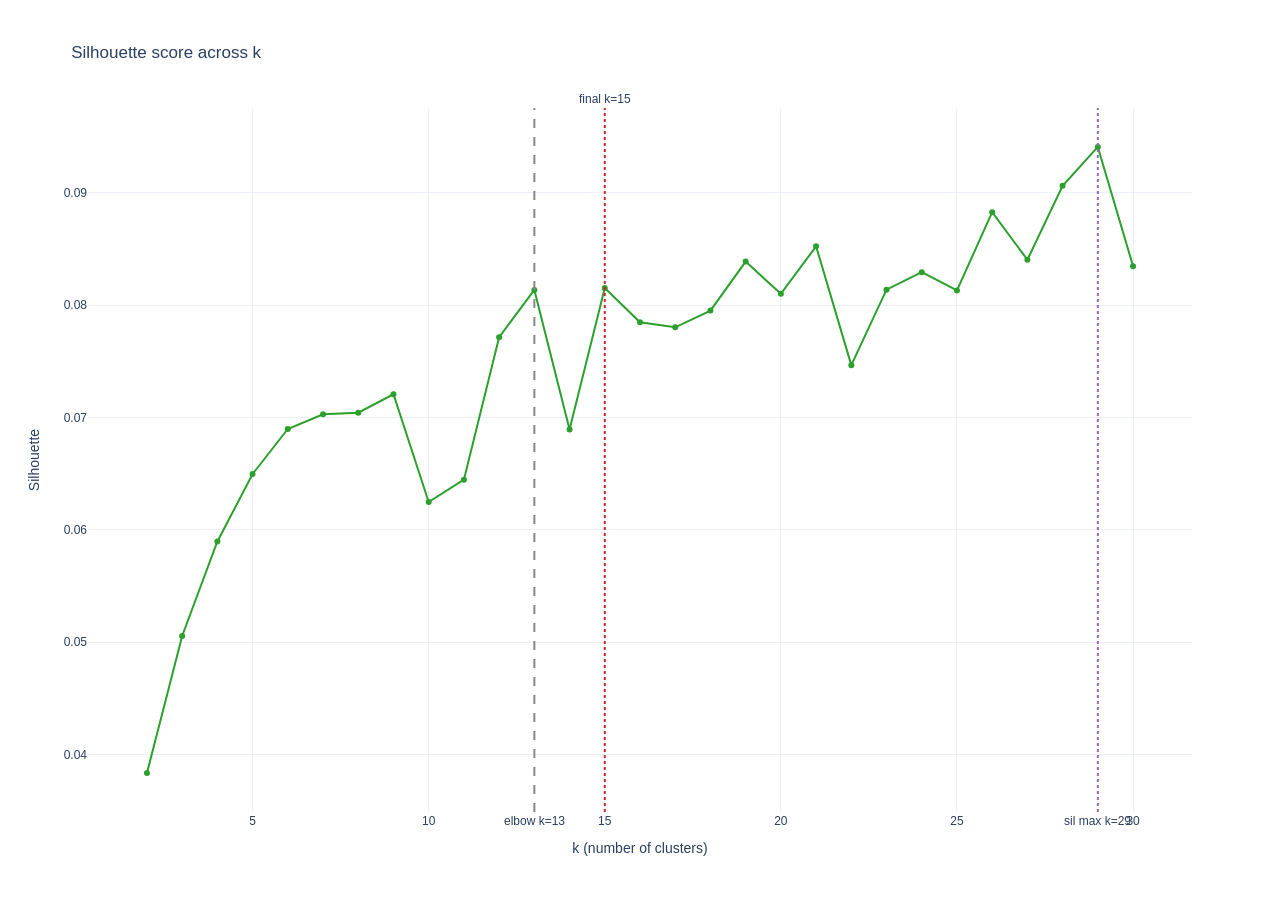
<file: docs/assets/plots/silhouette.html>
<html>
<head><meta charset="utf-8" /></head>
<body>
    <div>                        <script type="text/javascript">window.PlotlyConfig = {MathJaxConfig: 'local'};</script>
        <script charset="utf-8" src="https://cdn.plot.ly/plotly-2.35.2.min.js"></script>                <div id="122607f5-e349-44b5-81d4-73eab006a56c" class="plotly-graph-div" style="height:100%; width:100%;"></div>            <script type="text/javascript">                                    window.PLOTLYENV=window.PLOTLYENV || {};                                    if (document.getElementById("122607f5-e349-44b5-81d4-73eab006a56c")) {                    Plotly.newPlot(                        "122607f5-e349-44b5-81d4-73eab006a56c",                        [{"hovertemplate":"k=%{x}\u003cbr\u003esilhouette=%{y:.4f}\u003cextra\u003e\u003c\u002fextra\u003e","line":{"color":"#2ca02c"},"mode":"lines+markers","name":"silhouette","x":[2,3,4,5,6,7,8,9,10,11,12,13,14,15,16,17,18,19,20,21,22,23,24,25,26,27,28,29,30],"y":[0.03833348891080604,0.05053673372910936,0.05894752051257941,0.06495534649254527,0.06896723405147222,0.07027107849484307,0.07041580725955998,0.07205784577263259,0.062463256489541825,0.06445588877843633,0.0771400104682723,0.0813474035499991,0.06891278171930662,0.08151780685692503,0.0784660418551091,0.07801826564660845,0.07950458087703649,0.0838671791840172,0.08099689950286607,0.08523171538355634,0.07465046228245285,0.08136901102234088,0.08292878420833379,0.08130053504639338,0.0882730938626479,0.08403089942988452,0.09061619432707972,0.0940768092204613,0.08346300597302374],"type":"scatter"}],                        {"template":{"data":{"barpolar":[{"marker":{"line":{"color":"white","width":0.5},"pattern":{"fillmode":"overlay","size":10,"solidity":0.2}},"type":"barpolar"}],"bar":[{"error_x":{"color":"#2a3f5f"},"error_y":{"color":"#2a3f5f"},"marker":{"line":{"color":"white","width":0.5},"pattern":{"fillmode":"overlay","size":10,"solidity":0.2}},"type":"bar"}],"carpet":[{"aaxis":{"endlinecolor":"#2a3f5f","gridcolor":"#C8D4E3","linecolor":"#C8D4E3","minorgridcolor":"#C8D4E3","startlinecolor":"#2a3f5f"},"baxis":{"endlinecolor":"#2a3f5f","gridcolor":"#C8D4E3","linecolor":"#C8D4E3","minorgridcolor":"#C8D4E3","startlinecolor":"#2a3f5f"},"type":"carpet"}],"choropleth":[{"colorbar":{"outlinewidth":0,"ticks":""},"type":"choropleth"}],"contourcarpet":[{"colorbar":{"outlinewidth":0,"ticks":""},"type":"contourcarpet"}],"contour":[{"colorbar":{"outlinewidth":0,"ticks":""},"colorscale":[[0.0,"#0d0887"],[0.1111111111111111,"#46039f"],[0.2222222222222222,"#7201a8"],[0.3333333333333333,"#9c179e"],[0.4444444444444444,"#bd3786"],[0.5555555555555556,"#d8576b"],[0.6666666666666666,"#ed7953"],[0.7777777777777778,"#fb9f3a"],[0.8888888888888888,"#fdca26"],[1.0,"#f0f921"]],"type":"contour"}],"heatmapgl":[{"colorbar":{"outlinewidth":0,"ticks":""},"colorscale":[[0.0,"#0d0887"],[0.1111111111111111,"#46039f"],[0.2222222222222222,"#7201a8"],[0.3333333333333333,"#9c179e"],[0.4444444444444444,"#bd3786"],[0.5555555555555556,"#d8576b"],[0.6666666666666666,"#ed7953"],[0.7777777777777778,"#fb9f3a"],[0.8888888888888888,"#fdca26"],[1.0,"#f0f921"]],"type":"heatmapgl"}],"heatmap":[{"colorbar":{"outlinewidth":0,"ticks":""},"colorscale":[[0.0,"#0d0887"],[0.1111111111111111,"#46039f"],[0.2222222222222222,"#7201a8"],[0.3333333333333333,"#9c179e"],[0.4444444444444444,"#bd3786"],[0.5555555555555556,"#d8576b"],[0.6666666666666666,"#ed7953"],[0.7777777777777778,"#fb9f3a"],[0.8888888888888888,"#fdca26"],[1.0,"#f0f921"]],"type":"heatmap"}],"histogram2dcontour":[{"colorbar":{"outlinewidth":0,"ticks":""},"colorscale":[[0.0,"#0d0887"],[0.1111111111111111,"#46039f"],[0.2222222222222222,"#7201a8"],[0.3333333333333333,"#9c179e"],[0.4444444444444444,"#bd3786"],[0.5555555555555556,"#d8576b"],[0.6666666666666666,"#ed7953"],[0.7777777777777778,"#fb9f3a"],[0.8888888888888888,"#fdca26"],[1.0,"#f0f921"]],"type":"histogram2dcontour"}],"histogram2d":[{"colorbar":{"outlinewidth":0,"ticks":""},"colorscale":[[0.0,"#0d0887"],[0.1111111111111111,"#46039f"],[0.2222222222222222,"#7201a8"],[0.3333333333333333,"#9c179e"],[0.4444444444444444,"#bd3786"],[0.5555555555555556,"#d8576b"],[0.6666666666666666,"#ed7953"],[0.7777777777777778,"#fb9f3a"],[0.8888888888888888,"#fdca26"],[1.0,"#f0f921"]],"type":"histogram2d"}],"histogram":[{"marker":{"pattern":{"fillmode":"overlay","size":10,"solidity":0.2}},"type":"histogram"}],"mesh3d":[{"colorbar":{"outlinewidth":0,"ticks":""},"type":"mesh3d"}],"parcoords":[{"line":{"colorbar":{"outlinewidth":0,"ticks":""}},"type":"parcoords"}],"pie":[{"automargin":true,"type":"pie"}],"scatter3d":[{"line":{"colorbar":{"outlinewidth":0,"ticks":""}},"marker":{"colorbar":{"outlinewidth":0,"ticks":""}},"type":"scatter3d"}],"scattercarpet":[{"marker":{"colorbar":{"outlinewidth":0,"ticks":""}},"type":"scattercarpet"}],"scattergeo":[{"marker":{"colorbar":{"outlinewidth":0,"ticks":""}},"type":"scattergeo"}],"scattergl":[{"marker":{"colorbar":{"outlinewidth":0,"ticks":""}},"type":"scattergl"}],"scattermapbox":[{"marker":{"colorbar":{"outlinewidth":0,"ticks":""}},"type":"scattermapbox"}],"scatterpolargl":[{"marker":{"colorbar":{"outlinewidth":0,"ticks":""}},"type":"scatterpolargl"}],"scatterpolar":[{"marker":{"colorbar":{"outlinewidth":0,"ticks":""}},"type":"scatterpolar"}],"scatter":[{"fillpattern":{"fillmode":"overlay","size":10,"solidity":0.2},"type":"scatter"}],"scatterternary":[{"marker":{"colorbar":{"outlinewidth":0,"ticks":""}},"type":"scatterternary"}],"surface":[{"colorbar":{"outlinewidth":0,"ticks":""},"colorscale":[[0.0,"#0d0887"],[0.1111111111111111,"#46039f"],[0.2222222222222222,"#7201a8"],[0.3333333333333333,"#9c179e"],[0.4444444444444444,"#bd3786"],[0.5555555555555556,"#d8576b"],[0.6666666666666666,"#ed7953"],[0.7777777777777778,"#fb9f3a"],[0.8888888888888888,"#fdca26"],[1.0,"#f0f921"]],"type":"surface"}],"table":[{"cells":{"fill":{"color":"#EBF0F8"},"line":{"color":"white"}},"header":{"fill":{"color":"#C8D4E3"},"line":{"color":"white"}},"type":"table"}]},"layout":{"annotationdefaults":{"arrowcolor":"#2a3f5f","arrowhead":0,"arrowwidth":1},"autotypenumbers":"strict","coloraxis":{"colorbar":{"outlinewidth":0,"ticks":""}},"colorscale":{"diverging":[[0,"#8e0152"],[0.1,"#c51b7d"],[0.2,"#de77ae"],[0.3,"#f1b6da"],[0.4,"#fde0ef"],[0.5,"#f7f7f7"],[0.6,"#e6f5d0"],[0.7,"#b8e186"],[0.8,"#7fbc41"],[0.9,"#4d9221"],[1,"#276419"]],"sequential":[[0.0,"#0d0887"],[0.1111111111111111,"#46039f"],[0.2222222222222222,"#7201a8"],[0.3333333333333333,"#9c179e"],[0.4444444444444444,"#bd3786"],[0.5555555555555556,"#d8576b"],[0.6666666666666666,"#ed7953"],[0.7777777777777778,"#fb9f3a"],[0.8888888888888888,"#fdca26"],[1.0,"#f0f921"]],"sequentialminus":[[0.0,"#0d0887"],[0.1111111111111111,"#46039f"],[0.2222222222222222,"#7201a8"],[0.3333333333333333,"#9c179e"],[0.4444444444444444,"#bd3786"],[0.5555555555555556,"#d8576b"],[0.6666666666666666,"#ed7953"],[0.7777777777777778,"#fb9f3a"],[0.8888888888888888,"#fdca26"],[1.0,"#f0f921"]]},"colorway":["#636efa","#EF553B","#00cc96","#ab63fa","#FFA15A","#19d3f3","#FF6692","#B6E880","#FF97FF","#FECB52"],"font":{"color":"#2a3f5f"},"geo":{"bgcolor":"white","lakecolor":"white","landcolor":"white","showlakes":true,"showland":true,"subunitcolor":"#C8D4E3"},"hoverlabel":{"align":"left"},"hovermode":"closest","mapbox":{"style":"light"},"paper_bgcolor":"white","plot_bgcolor":"white","polar":{"angularaxis":{"gridcolor":"#EBF0F8","linecolor":"#EBF0F8","ticks":""},"bgcolor":"white","radialaxis":{"gridcolor":"#EBF0F8","linecolor":"#EBF0F8","ticks":""}},"scene":{"xaxis":{"backgroundcolor":"white","gridcolor":"#DFE8F3","gridwidth":2,"linecolor":"#EBF0F8","showbackground":true,"ticks":"","zerolinecolor":"#EBF0F8"},"yaxis":{"backgroundcolor":"white","gridcolor":"#DFE8F3","gridwidth":2,"linecolor":"#EBF0F8","showbackground":true,"ticks":"","zerolinecolor":"#EBF0F8"},"zaxis":{"backgroundcolor":"white","gridcolor":"#DFE8F3","gridwidth":2,"linecolor":"#EBF0F8","showbackground":true,"ticks":"","zerolinecolor":"#EBF0F8"}},"shapedefaults":{"line":{"color":"#2a3f5f"}},"ternary":{"aaxis":{"gridcolor":"#DFE8F3","linecolor":"#A2B1C6","ticks":""},"baxis":{"gridcolor":"#DFE8F3","linecolor":"#A2B1C6","ticks":""},"bgcolor":"white","caxis":{"gridcolor":"#DFE8F3","linecolor":"#A2B1C6","ticks":""}},"title":{"x":0.05},"xaxis":{"automargin":true,"gridcolor":"#EBF0F8","linecolor":"#EBF0F8","ticks":"","title":{"standoff":15},"zerolinecolor":"#EBF0F8","zerolinewidth":2},"yaxis":{"automargin":true,"gridcolor":"#EBF0F8","linecolor":"#EBF0F8","ticks":"","title":{"standoff":15},"zerolinecolor":"#EBF0F8","zerolinewidth":2}}},"shapes":[{"line":{"color":"#888","dash":"dash"},"type":"line","x0":13,"x1":13,"xref":"x","y0":0,"y1":1,"yref":"y domain"},{"line":{"color":"#9467bd","dash":"dot"},"type":"line","x0":29,"x1":29,"xref":"x","y0":0,"y1":1,"yref":"y domain"},{"line":{"color":"#d62728","dash":"dot"},"type":"line","x0":15,"x1":15,"xref":"x","y0":0,"y1":1,"yref":"y domain"}],"annotations":[{"showarrow":false,"text":"elbow k=13","x":13,"xanchor":"center","xref":"x","y":0,"yanchor":"top","yref":"y domain"},{"showarrow":false,"text":"sil max k=29","x":29,"xanchor":"center","xref":"x","y":0,"yanchor":"top","yref":"y domain"},{"showarrow":false,"text":"final k=15","x":15,"xanchor":"center","xref":"x","y":1,"yanchor":"bottom","yref":"y domain"}],"title":{"text":"Silhouette score across k"},"xaxis":{"title":{"text":"k (number of clusters)"}},"yaxis":{"title":{"text":"Silhouette"}}},                        {"responsive": true, "displaylogo": false}                    )                };                            </script>        </div>
</body>
</html>
</file>
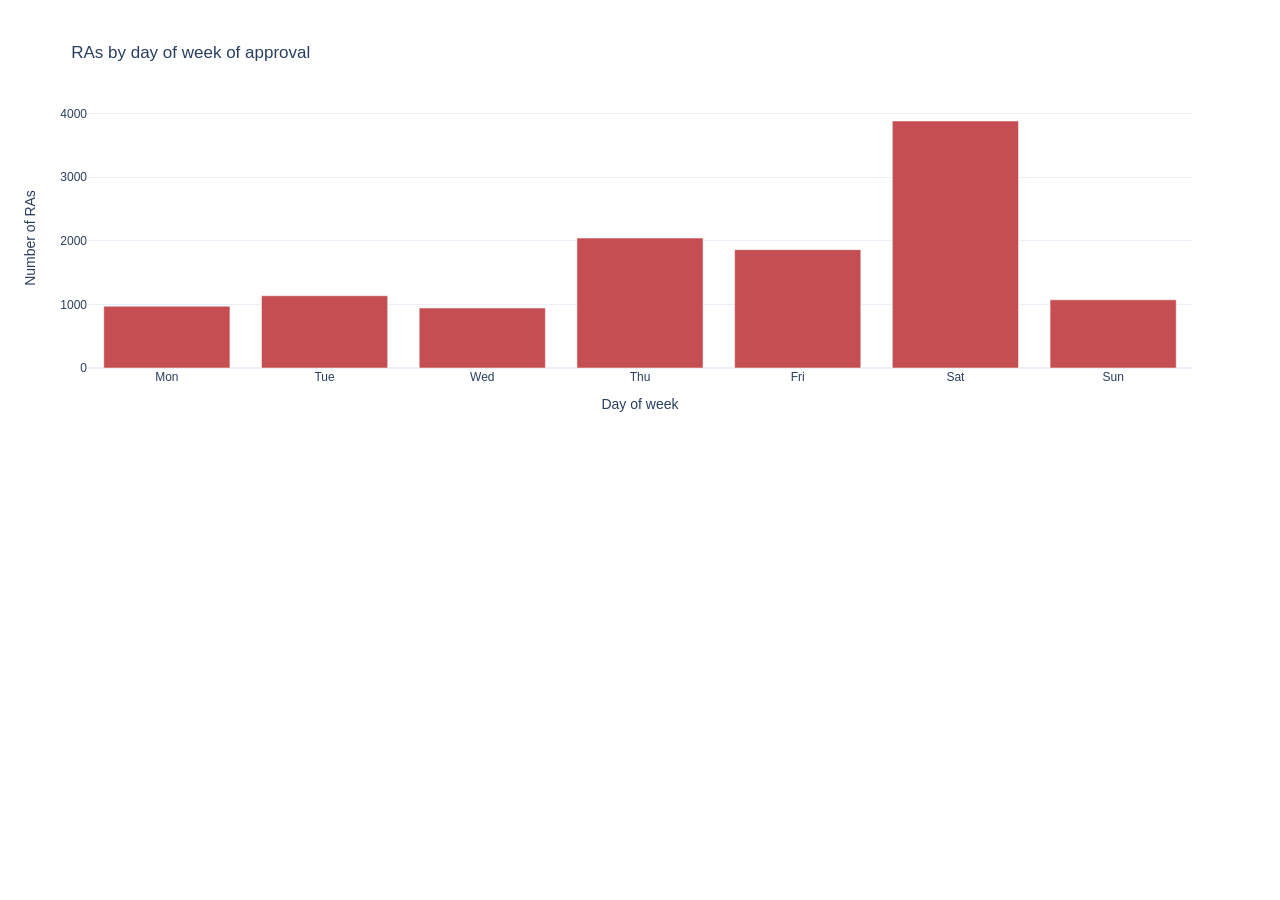
<file: docs/assets/plots/temporal_by_dow.html>
<html>
<head><meta charset="utf-8" /></head>
<body>
    <div>                        <script type="text/javascript">window.PlotlyConfig = {MathJaxConfig: 'local'};</script>
        <script charset="utf-8" src="https://cdn.plot.ly/plotly-2.35.2.min.js"></script>                <div id="ba0d2a25-d50a-4f24-b606-b12182371e1a" class="plotly-graph-div" style="height:440px; width:100%;"></div>            <script type="text/javascript">                                    window.PLOTLYENV=window.PLOTLYENV || {};                                    if (document.getElementById("ba0d2a25-d50a-4f24-b606-b12182371e1a")) {                    Plotly.newPlot(                        "ba0d2a25-d50a-4f24-b606-b12182371e1a",                        [{"hovertemplate":"%{x}\u003cbr\u003e%{y} RAs\u003cextra\u003e\u003c\u002fextra\u003e","marker":{"color":"#c44e52"},"x":["Mon","Tue","Wed","Thu","Fri","Sat","Sun"],"y":[972,1136,943,2043,1861,3884,1072],"type":"bar"}],                        {"template":{"data":{"barpolar":[{"marker":{"line":{"color":"white","width":0.5},"pattern":{"fillmode":"overlay","size":10,"solidity":0.2}},"type":"barpolar"}],"bar":[{"error_x":{"color":"#2a3f5f"},"error_y":{"color":"#2a3f5f"},"marker":{"line":{"color":"white","width":0.5},"pattern":{"fillmode":"overlay","size":10,"solidity":0.2}},"type":"bar"}],"carpet":[{"aaxis":{"endlinecolor":"#2a3f5f","gridcolor":"#C8D4E3","linecolor":"#C8D4E3","minorgridcolor":"#C8D4E3","startlinecolor":"#2a3f5f"},"baxis":{"endlinecolor":"#2a3f5f","gridcolor":"#C8D4E3","linecolor":"#C8D4E3","minorgridcolor":"#C8D4E3","startlinecolor":"#2a3f5f"},"type":"carpet"}],"choropleth":[{"colorbar":{"outlinewidth":0,"ticks":""},"type":"choropleth"}],"contourcarpet":[{"colorbar":{"outlinewidth":0,"ticks":""},"type":"contourcarpet"}],"contour":[{"colorbar":{"outlinewidth":0,"ticks":""},"colorscale":[[0.0,"#0d0887"],[0.1111111111111111,"#46039f"],[0.2222222222222222,"#7201a8"],[0.3333333333333333,"#9c179e"],[0.4444444444444444,"#bd3786"],[0.5555555555555556,"#d8576b"],[0.6666666666666666,"#ed7953"],[0.7777777777777778,"#fb9f3a"],[0.8888888888888888,"#fdca26"],[1.0,"#f0f921"]],"type":"contour"}],"heatmapgl":[{"colorbar":{"outlinewidth":0,"ticks":""},"colorscale":[[0.0,"#0d0887"],[0.1111111111111111,"#46039f"],[0.2222222222222222,"#7201a8"],[0.3333333333333333,"#9c179e"],[0.4444444444444444,"#bd3786"],[0.5555555555555556,"#d8576b"],[0.6666666666666666,"#ed7953"],[0.7777777777777778,"#fb9f3a"],[0.8888888888888888,"#fdca26"],[1.0,"#f0f921"]],"type":"heatmapgl"}],"heatmap":[{"colorbar":{"outlinewidth":0,"ticks":""},"colorscale":[[0.0,"#0d0887"],[0.1111111111111111,"#46039f"],[0.2222222222222222,"#7201a8"],[0.3333333333333333,"#9c179e"],[0.4444444444444444,"#bd3786"],[0.5555555555555556,"#d8576b"],[0.6666666666666666,"#ed7953"],[0.7777777777777778,"#fb9f3a"],[0.8888888888888888,"#fdca26"],[1.0,"#f0f921"]],"type":"heatmap"}],"histogram2dcontour":[{"colorbar":{"outlinewidth":0,"ticks":""},"colorscale":[[0.0,"#0d0887"],[0.1111111111111111,"#46039f"],[0.2222222222222222,"#7201a8"],[0.3333333333333333,"#9c179e"],[0.4444444444444444,"#bd3786"],[0.5555555555555556,"#d8576b"],[0.6666666666666666,"#ed7953"],[0.7777777777777778,"#fb9f3a"],[0.8888888888888888,"#fdca26"],[1.0,"#f0f921"]],"type":"histogram2dcontour"}],"histogram2d":[{"colorbar":{"outlinewidth":0,"ticks":""},"colorscale":[[0.0,"#0d0887"],[0.1111111111111111,"#46039f"],[0.2222222222222222,"#7201a8"],[0.3333333333333333,"#9c179e"],[0.4444444444444444,"#bd3786"],[0.5555555555555556,"#d8576b"],[0.6666666666666666,"#ed7953"],[0.7777777777777778,"#fb9f3a"],[0.8888888888888888,"#fdca26"],[1.0,"#f0f921"]],"type":"histogram2d"}],"histogram":[{"marker":{"pattern":{"fillmode":"overlay","size":10,"solidity":0.2}},"type":"histogram"}],"mesh3d":[{"colorbar":{"outlinewidth":0,"ticks":""},"type":"mesh3d"}],"parcoords":[{"line":{"colorbar":{"outlinewidth":0,"ticks":""}},"type":"parcoords"}],"pie":[{"automargin":true,"type":"pie"}],"scatter3d":[{"line":{"colorbar":{"outlinewidth":0,"ticks":""}},"marker":{"colorbar":{"outlinewidth":0,"ticks":""}},"type":"scatter3d"}],"scattercarpet":[{"marker":{"colorbar":{"outlinewidth":0,"ticks":""}},"type":"scattercarpet"}],"scattergeo":[{"marker":{"colorbar":{"outlinewidth":0,"ticks":""}},"type":"scattergeo"}],"scattergl":[{"marker":{"colorbar":{"outlinewidth":0,"ticks":""}},"type":"scattergl"}],"scattermapbox":[{"marker":{"colorbar":{"outlinewidth":0,"ticks":""}},"type":"scattermapbox"}],"scatterpolargl":[{"marker":{"colorbar":{"outlinewidth":0,"ticks":""}},"type":"scatterpolargl"}],"scatterpolar":[{"marker":{"colorbar":{"outlinewidth":0,"ticks":""}},"type":"scatterpolar"}],"scatter":[{"fillpattern":{"fillmode":"overlay","size":10,"solidity":0.2},"type":"scatter"}],"scatterternary":[{"marker":{"colorbar":{"outlinewidth":0,"ticks":""}},"type":"scatterternary"}],"surface":[{"colorbar":{"outlinewidth":0,"ticks":""},"colorscale":[[0.0,"#0d0887"],[0.1111111111111111,"#46039f"],[0.2222222222222222,"#7201a8"],[0.3333333333333333,"#9c179e"],[0.4444444444444444,"#bd3786"],[0.5555555555555556,"#d8576b"],[0.6666666666666666,"#ed7953"],[0.7777777777777778,"#fb9f3a"],[0.8888888888888888,"#fdca26"],[1.0,"#f0f921"]],"type":"surface"}],"table":[{"cells":{"fill":{"color":"#EBF0F8"},"line":{"color":"white"}},"header":{"fill":{"color":"#C8D4E3"},"line":{"color":"white"}},"type":"table"}]},"layout":{"annotationdefaults":{"arrowcolor":"#2a3f5f","arrowhead":0,"arrowwidth":1},"autotypenumbers":"strict","coloraxis":{"colorbar":{"outlinewidth":0,"ticks":""}},"colorscale":{"diverging":[[0,"#8e0152"],[0.1,"#c51b7d"],[0.2,"#de77ae"],[0.3,"#f1b6da"],[0.4,"#fde0ef"],[0.5,"#f7f7f7"],[0.6,"#e6f5d0"],[0.7,"#b8e186"],[0.8,"#7fbc41"],[0.9,"#4d9221"],[1,"#276419"]],"sequential":[[0.0,"#0d0887"],[0.1111111111111111,"#46039f"],[0.2222222222222222,"#7201a8"],[0.3333333333333333,"#9c179e"],[0.4444444444444444,"#bd3786"],[0.5555555555555556,"#d8576b"],[0.6666666666666666,"#ed7953"],[0.7777777777777778,"#fb9f3a"],[0.8888888888888888,"#fdca26"],[1.0,"#f0f921"]],"sequentialminus":[[0.0,"#0d0887"],[0.1111111111111111,"#46039f"],[0.2222222222222222,"#7201a8"],[0.3333333333333333,"#9c179e"],[0.4444444444444444,"#bd3786"],[0.5555555555555556,"#d8576b"],[0.6666666666666666,"#ed7953"],[0.7777777777777778,"#fb9f3a"],[0.8888888888888888,"#fdca26"],[1.0,"#f0f921"]]},"colorway":["#636efa","#EF553B","#00cc96","#ab63fa","#FFA15A","#19d3f3","#FF6692","#B6E880","#FF97FF","#FECB52"],"font":{"color":"#2a3f5f"},"geo":{"bgcolor":"white","lakecolor":"white","landcolor":"white","showlakes":true,"showland":true,"subunitcolor":"#C8D4E3"},"hoverlabel":{"align":"left"},"hovermode":"closest","mapbox":{"style":"light"},"paper_bgcolor":"white","plot_bgcolor":"white","polar":{"angularaxis":{"gridcolor":"#EBF0F8","linecolor":"#EBF0F8","ticks":""},"bgcolor":"white","radialaxis":{"gridcolor":"#EBF0F8","linecolor":"#EBF0F8","ticks":""}},"scene":{"xaxis":{"backgroundcolor":"white","gridcolor":"#DFE8F3","gridwidth":2,"linecolor":"#EBF0F8","showbackground":true,"ticks":"","zerolinecolor":"#EBF0F8"},"yaxis":{"backgroundcolor":"white","gridcolor":"#DFE8F3","gridwidth":2,"linecolor":"#EBF0F8","showbackground":true,"ticks":"","zerolinecolor":"#EBF0F8"},"zaxis":{"backgroundcolor":"white","gridcolor":"#DFE8F3","gridwidth":2,"linecolor":"#EBF0F8","showbackground":true,"ticks":"","zerolinecolor":"#EBF0F8"}},"shapedefaults":{"line":{"color":"#2a3f5f"}},"ternary":{"aaxis":{"gridcolor":"#DFE8F3","linecolor":"#A2B1C6","ticks":""},"baxis":{"gridcolor":"#DFE8F3","linecolor":"#A2B1C6","ticks":""},"bgcolor":"white","caxis":{"gridcolor":"#DFE8F3","linecolor":"#A2B1C6","ticks":""}},"title":{"x":0.05},"xaxis":{"automargin":true,"gridcolor":"#EBF0F8","linecolor":"#EBF0F8","ticks":"","title":{"standoff":15},"zerolinecolor":"#EBF0F8","zerolinewidth":2},"yaxis":{"automargin":true,"gridcolor":"#EBF0F8","linecolor":"#EBF0F8","ticks":"","title":{"standoff":15},"zerolinecolor":"#EBF0F8","zerolinewidth":2}}},"title":{"text":"RAs by day of week of approval"},"xaxis":{"title":{"text":"Day of week"}},"yaxis":{"title":{"text":"Number of RAs"}},"height":440},                        {"responsive": true, "displaylogo": false}                    )                };                            </script>        </div>
</body>
</html>
</file>
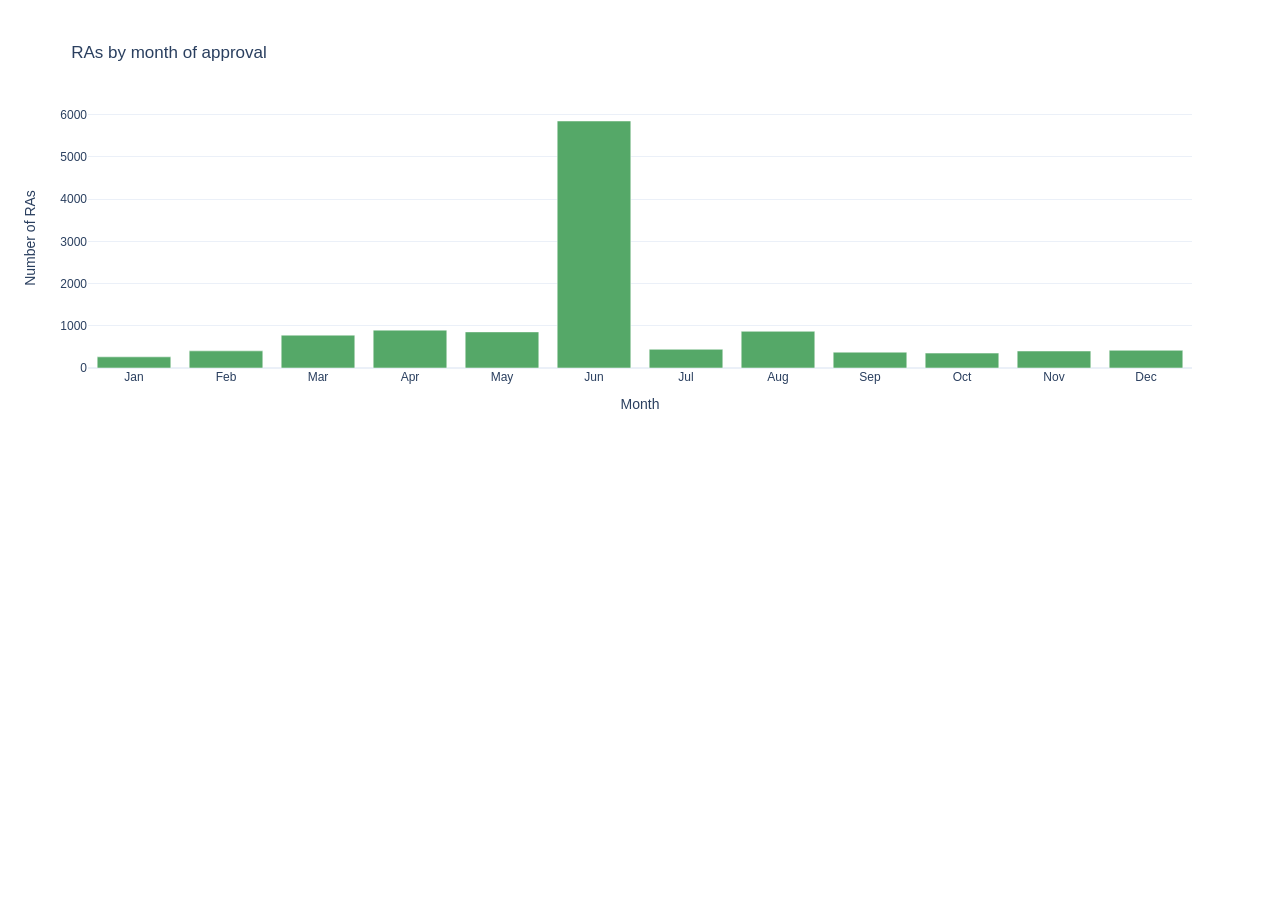
<file: docs/assets/plots/temporal_by_month.html>
<html>
<head><meta charset="utf-8" /></head>
<body>
    <div>                        <script type="text/javascript">window.PlotlyConfig = {MathJaxConfig: 'local'};</script>
        <script charset="utf-8" src="https://cdn.plot.ly/plotly-2.35.2.min.js"></script>                <div id="565390dc-3b5d-4069-845d-7cb625f20d3a" class="plotly-graph-div" style="height:440px; width:100%;"></div>            <script type="text/javascript">                                    window.PLOTLYENV=window.PLOTLYENV || {};                                    if (document.getElementById("565390dc-3b5d-4069-845d-7cb625f20d3a")) {                    Plotly.newPlot(                        "565390dc-3b5d-4069-845d-7cb625f20d3a",                        [{"hovertemplate":"%{x}\u003cbr\u003e%{y} RAs\u003cextra\u003e\u003c\u002fextra\u003e","marker":{"color":"#55a868"},"x":["Jan","Feb","Mar","Apr","May","Jun","Jul","Aug","Sep","Oct","Nov","Dec"],"y":[264,406,778,897,855,5850,443,869,375,353,402,419],"type":"bar"}],                        {"template":{"data":{"barpolar":[{"marker":{"line":{"color":"white","width":0.5},"pattern":{"fillmode":"overlay","size":10,"solidity":0.2}},"type":"barpolar"}],"bar":[{"error_x":{"color":"#2a3f5f"},"error_y":{"color":"#2a3f5f"},"marker":{"line":{"color":"white","width":0.5},"pattern":{"fillmode":"overlay","size":10,"solidity":0.2}},"type":"bar"}],"carpet":[{"aaxis":{"endlinecolor":"#2a3f5f","gridcolor":"#C8D4E3","linecolor":"#C8D4E3","minorgridcolor":"#C8D4E3","startlinecolor":"#2a3f5f"},"baxis":{"endlinecolor":"#2a3f5f","gridcolor":"#C8D4E3","linecolor":"#C8D4E3","minorgridcolor":"#C8D4E3","startlinecolor":"#2a3f5f"},"type":"carpet"}],"choropleth":[{"colorbar":{"outlinewidth":0,"ticks":""},"type":"choropleth"}],"contourcarpet":[{"colorbar":{"outlinewidth":0,"ticks":""},"type":"contourcarpet"}],"contour":[{"colorbar":{"outlinewidth":0,"ticks":""},"colorscale":[[0.0,"#0d0887"],[0.1111111111111111,"#46039f"],[0.2222222222222222,"#7201a8"],[0.3333333333333333,"#9c179e"],[0.4444444444444444,"#bd3786"],[0.5555555555555556,"#d8576b"],[0.6666666666666666,"#ed7953"],[0.7777777777777778,"#fb9f3a"],[0.8888888888888888,"#fdca26"],[1.0,"#f0f921"]],"type":"contour"}],"heatmapgl":[{"colorbar":{"outlinewidth":0,"ticks":""},"colorscale":[[0.0,"#0d0887"],[0.1111111111111111,"#46039f"],[0.2222222222222222,"#7201a8"],[0.3333333333333333,"#9c179e"],[0.4444444444444444,"#bd3786"],[0.5555555555555556,"#d8576b"],[0.6666666666666666,"#ed7953"],[0.7777777777777778,"#fb9f3a"],[0.8888888888888888,"#fdca26"],[1.0,"#f0f921"]],"type":"heatmapgl"}],"heatmap":[{"colorbar":{"outlinewidth":0,"ticks":""},"colorscale":[[0.0,"#0d0887"],[0.1111111111111111,"#46039f"],[0.2222222222222222,"#7201a8"],[0.3333333333333333,"#9c179e"],[0.4444444444444444,"#bd3786"],[0.5555555555555556,"#d8576b"],[0.6666666666666666,"#ed7953"],[0.7777777777777778,"#fb9f3a"],[0.8888888888888888,"#fdca26"],[1.0,"#f0f921"]],"type":"heatmap"}],"histogram2dcontour":[{"colorbar":{"outlinewidth":0,"ticks":""},"colorscale":[[0.0,"#0d0887"],[0.1111111111111111,"#46039f"],[0.2222222222222222,"#7201a8"],[0.3333333333333333,"#9c179e"],[0.4444444444444444,"#bd3786"],[0.5555555555555556,"#d8576b"],[0.6666666666666666,"#ed7953"],[0.7777777777777778,"#fb9f3a"],[0.8888888888888888,"#fdca26"],[1.0,"#f0f921"]],"type":"histogram2dcontour"}],"histogram2d":[{"colorbar":{"outlinewidth":0,"ticks":""},"colorscale":[[0.0,"#0d0887"],[0.1111111111111111,"#46039f"],[0.2222222222222222,"#7201a8"],[0.3333333333333333,"#9c179e"],[0.4444444444444444,"#bd3786"],[0.5555555555555556,"#d8576b"],[0.6666666666666666,"#ed7953"],[0.7777777777777778,"#fb9f3a"],[0.8888888888888888,"#fdca26"],[1.0,"#f0f921"]],"type":"histogram2d"}],"histogram":[{"marker":{"pattern":{"fillmode":"overlay","size":10,"solidity":0.2}},"type":"histogram"}],"mesh3d":[{"colorbar":{"outlinewidth":0,"ticks":""},"type":"mesh3d"}],"parcoords":[{"line":{"colorbar":{"outlinewidth":0,"ticks":""}},"type":"parcoords"}],"pie":[{"automargin":true,"type":"pie"}],"scatter3d":[{"line":{"colorbar":{"outlinewidth":0,"ticks":""}},"marker":{"colorbar":{"outlinewidth":0,"ticks":""}},"type":"scatter3d"}],"scattercarpet":[{"marker":{"colorbar":{"outlinewidth":0,"ticks":""}},"type":"scattercarpet"}],"scattergeo":[{"marker":{"colorbar":{"outlinewidth":0,"ticks":""}},"type":"scattergeo"}],"scattergl":[{"marker":{"colorbar":{"outlinewidth":0,"ticks":""}},"type":"scattergl"}],"scattermapbox":[{"marker":{"colorbar":{"outlinewidth":0,"ticks":""}},"type":"scattermapbox"}],"scatterpolargl":[{"marker":{"colorbar":{"outlinewidth":0,"ticks":""}},"type":"scatterpolargl"}],"scatterpolar":[{"marker":{"colorbar":{"outlinewidth":0,"ticks":""}},"type":"scatterpolar"}],"scatter":[{"fillpattern":{"fillmode":"overlay","size":10,"solidity":0.2},"type":"scatter"}],"scatterternary":[{"marker":{"colorbar":{"outlinewidth":0,"ticks":""}},"type":"scatterternary"}],"surface":[{"colorbar":{"outlinewidth":0,"ticks":""},"colorscale":[[0.0,"#0d0887"],[0.1111111111111111,"#46039f"],[0.2222222222222222,"#7201a8"],[0.3333333333333333,"#9c179e"],[0.4444444444444444,"#bd3786"],[0.5555555555555556,"#d8576b"],[0.6666666666666666,"#ed7953"],[0.7777777777777778,"#fb9f3a"],[0.8888888888888888,"#fdca26"],[1.0,"#f0f921"]],"type":"surface"}],"table":[{"cells":{"fill":{"color":"#EBF0F8"},"line":{"color":"white"}},"header":{"fill":{"color":"#C8D4E3"},"line":{"color":"white"}},"type":"table"}]},"layout":{"annotationdefaults":{"arrowcolor":"#2a3f5f","arrowhead":0,"arrowwidth":1},"autotypenumbers":"strict","coloraxis":{"colorbar":{"outlinewidth":0,"ticks":""}},"colorscale":{"diverging":[[0,"#8e0152"],[0.1,"#c51b7d"],[0.2,"#de77ae"],[0.3,"#f1b6da"],[0.4,"#fde0ef"],[0.5,"#f7f7f7"],[0.6,"#e6f5d0"],[0.7,"#b8e186"],[0.8,"#7fbc41"],[0.9,"#4d9221"],[1,"#276419"]],"sequential":[[0.0,"#0d0887"],[0.1111111111111111,"#46039f"],[0.2222222222222222,"#7201a8"],[0.3333333333333333,"#9c179e"],[0.4444444444444444,"#bd3786"],[0.5555555555555556,"#d8576b"],[0.6666666666666666,"#ed7953"],[0.7777777777777778,"#fb9f3a"],[0.8888888888888888,"#fdca26"],[1.0,"#f0f921"]],"sequentialminus":[[0.0,"#0d0887"],[0.1111111111111111,"#46039f"],[0.2222222222222222,"#7201a8"],[0.3333333333333333,"#9c179e"],[0.4444444444444444,"#bd3786"],[0.5555555555555556,"#d8576b"],[0.6666666666666666,"#ed7953"],[0.7777777777777778,"#fb9f3a"],[0.8888888888888888,"#fdca26"],[1.0,"#f0f921"]]},"colorway":["#636efa","#EF553B","#00cc96","#ab63fa","#FFA15A","#19d3f3","#FF6692","#B6E880","#FF97FF","#FECB52"],"font":{"color":"#2a3f5f"},"geo":{"bgcolor":"white","lakecolor":"white","landcolor":"white","showlakes":true,"showland":true,"subunitcolor":"#C8D4E3"},"hoverlabel":{"align":"left"},"hovermode":"closest","mapbox":{"style":"light"},"paper_bgcolor":"white","plot_bgcolor":"white","polar":{"angularaxis":{"gridcolor":"#EBF0F8","linecolor":"#EBF0F8","ticks":""},"bgcolor":"white","radialaxis":{"gridcolor":"#EBF0F8","linecolor":"#EBF0F8","ticks":""}},"scene":{"xaxis":{"backgroundcolor":"white","gridcolor":"#DFE8F3","gridwidth":2,"linecolor":"#EBF0F8","showbackground":true,"ticks":"","zerolinecolor":"#EBF0F8"},"yaxis":{"backgroundcolor":"white","gridcolor":"#DFE8F3","gridwidth":2,"linecolor":"#EBF0F8","showbackground":true,"ticks":"","zerolinecolor":"#EBF0F8"},"zaxis":{"backgroundcolor":"white","gridcolor":"#DFE8F3","gridwidth":2,"linecolor":"#EBF0F8","showbackground":true,"ticks":"","zerolinecolor":"#EBF0F8"}},"shapedefaults":{"line":{"color":"#2a3f5f"}},"ternary":{"aaxis":{"gridcolor":"#DFE8F3","linecolor":"#A2B1C6","ticks":""},"baxis":{"gridcolor":"#DFE8F3","linecolor":"#A2B1C6","ticks":""},"bgcolor":"white","caxis":{"gridcolor":"#DFE8F3","linecolor":"#A2B1C6","ticks":""}},"title":{"x":0.05},"xaxis":{"automargin":true,"gridcolor":"#EBF0F8","linecolor":"#EBF0F8","ticks":"","title":{"standoff":15},"zerolinecolor":"#EBF0F8","zerolinewidth":2},"yaxis":{"automargin":true,"gridcolor":"#EBF0F8","linecolor":"#EBF0F8","ticks":"","title":{"standoff":15},"zerolinecolor":"#EBF0F8","zerolinewidth":2}}},"title":{"text":"RAs by month of approval"},"xaxis":{"title":{"text":"Month"}},"yaxis":{"title":{"text":"Number of RAs"}},"height":440},                        {"responsive": true, "displaylogo": false}                    )                };                            </script>        </div>
</body>
</html>
</file>
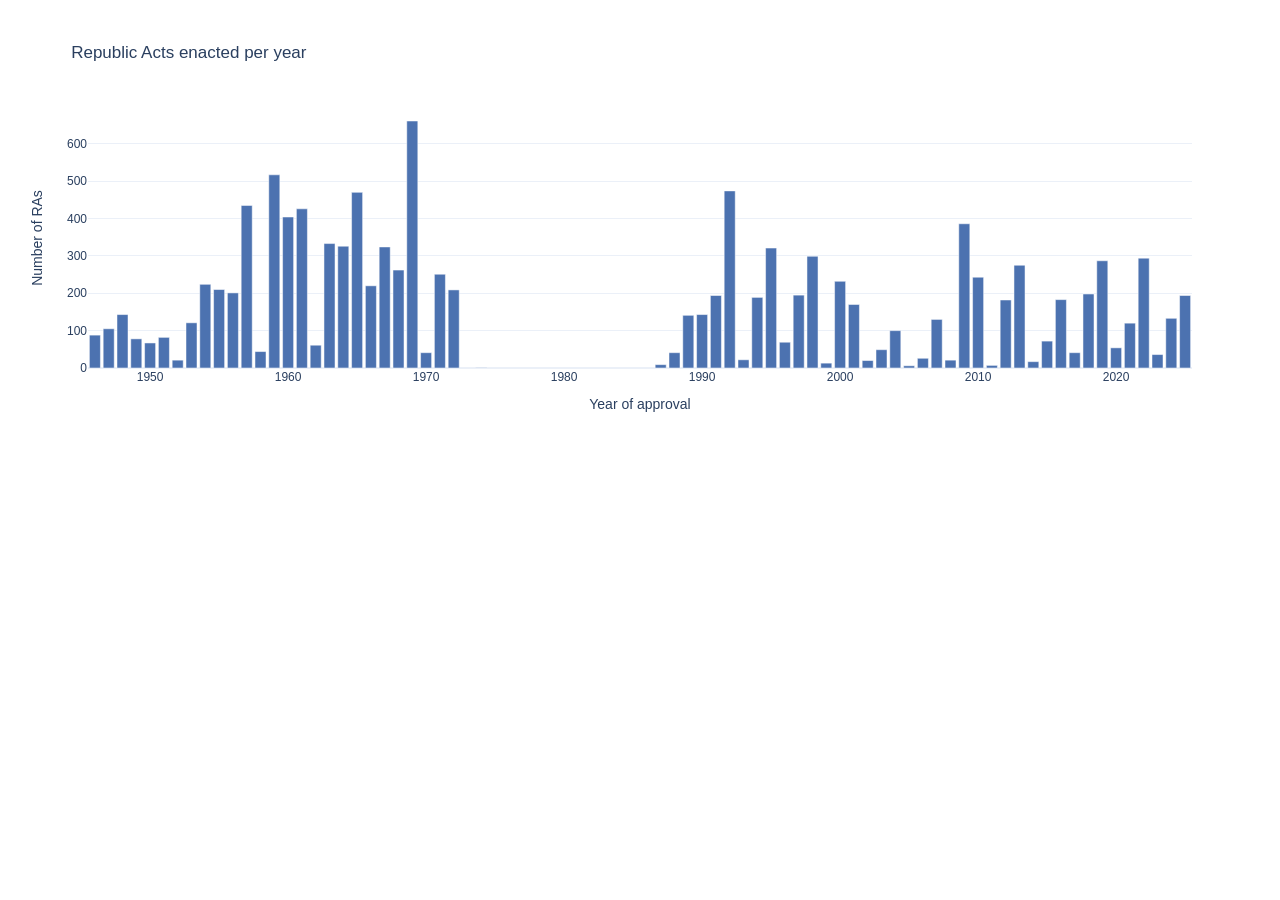
<file: docs/assets/plots/temporal_by_year.html>
<html>
<head><meta charset="utf-8" /></head>
<body>
    <div>                        <script type="text/javascript">window.PlotlyConfig = {MathJaxConfig: 'local'};</script>
        <script charset="utf-8" src="https://cdn.plot.ly/plotly-2.35.2.min.js"></script>                <div id="4b8072b3-09f3-40ac-8529-2a1277e62f01" class="plotly-graph-div" style="height:440px; width:100%;"></div>            <script type="text/javascript">                                    window.PLOTLYENV=window.PLOTLYENV || {};                                    if (document.getElementById("4b8072b3-09f3-40ac-8529-2a1277e62f01")) {                    Plotly.newPlot(                        "4b8072b3-09f3-40ac-8529-2a1277e62f01",                        [{"hovertemplate":"Year %{x}\u003cbr\u003e%{y} RAs\u003cextra\u003e\u003c\u002fextra\u003e","marker":{"color":"#4c72b0"},"x":[1946,1947,1948,1949,1950,1951,1952,1953,1954,1955,1956,1957,1958,1959,1960,1961,1962,1963,1964,1965,1966,1967,1968,1969,1970,1971,1972,1974,1987,1988,1989,1990,1991,1992,1993,1994,1995,1996,1997,1998,1999,2000,2001,2002,2003,2004,2005,2006,2007,2008,2009,2010,2011,2012,2013,2014,2015,2016,2017,2018,2019,2020,2021,2022,2023,2024,2025],"y":[88,105,143,78,67,82,21,121,224,210,201,435,44,517,404,426,61,333,326,470,220,324,262,661,41,251,209,1,9,41,141,143,194,474,22,189,321,69,195,299,13,232,170,20,49,100,6,26,130,21,386,243,7,182,275,17,72,183,41,198,287,54,120,294,36,133,194],"type":"bar"}],                        {"template":{"data":{"barpolar":[{"marker":{"line":{"color":"white","width":0.5},"pattern":{"fillmode":"overlay","size":10,"solidity":0.2}},"type":"barpolar"}],"bar":[{"error_x":{"color":"#2a3f5f"},"error_y":{"color":"#2a3f5f"},"marker":{"line":{"color":"white","width":0.5},"pattern":{"fillmode":"overlay","size":10,"solidity":0.2}},"type":"bar"}],"carpet":[{"aaxis":{"endlinecolor":"#2a3f5f","gridcolor":"#C8D4E3","linecolor":"#C8D4E3","minorgridcolor":"#C8D4E3","startlinecolor":"#2a3f5f"},"baxis":{"endlinecolor":"#2a3f5f","gridcolor":"#C8D4E3","linecolor":"#C8D4E3","minorgridcolor":"#C8D4E3","startlinecolor":"#2a3f5f"},"type":"carpet"}],"choropleth":[{"colorbar":{"outlinewidth":0,"ticks":""},"type":"choropleth"}],"contourcarpet":[{"colorbar":{"outlinewidth":0,"ticks":""},"type":"contourcarpet"}],"contour":[{"colorbar":{"outlinewidth":0,"ticks":""},"colorscale":[[0.0,"#0d0887"],[0.1111111111111111,"#46039f"],[0.2222222222222222,"#7201a8"],[0.3333333333333333,"#9c179e"],[0.4444444444444444,"#bd3786"],[0.5555555555555556,"#d8576b"],[0.6666666666666666,"#ed7953"],[0.7777777777777778,"#fb9f3a"],[0.8888888888888888,"#fdca26"],[1.0,"#f0f921"]],"type":"contour"}],"heatmapgl":[{"colorbar":{"outlinewidth":0,"ticks":""},"colorscale":[[0.0,"#0d0887"],[0.1111111111111111,"#46039f"],[0.2222222222222222,"#7201a8"],[0.3333333333333333,"#9c179e"],[0.4444444444444444,"#bd3786"],[0.5555555555555556,"#d8576b"],[0.6666666666666666,"#ed7953"],[0.7777777777777778,"#fb9f3a"],[0.8888888888888888,"#fdca26"],[1.0,"#f0f921"]],"type":"heatmapgl"}],"heatmap":[{"colorbar":{"outlinewidth":0,"ticks":""},"colorscale":[[0.0,"#0d0887"],[0.1111111111111111,"#46039f"],[0.2222222222222222,"#7201a8"],[0.3333333333333333,"#9c179e"],[0.4444444444444444,"#bd3786"],[0.5555555555555556,"#d8576b"],[0.6666666666666666,"#ed7953"],[0.7777777777777778,"#fb9f3a"],[0.8888888888888888,"#fdca26"],[1.0,"#f0f921"]],"type":"heatmap"}],"histogram2dcontour":[{"colorbar":{"outlinewidth":0,"ticks":""},"colorscale":[[0.0,"#0d0887"],[0.1111111111111111,"#46039f"],[0.2222222222222222,"#7201a8"],[0.3333333333333333,"#9c179e"],[0.4444444444444444,"#bd3786"],[0.5555555555555556,"#d8576b"],[0.6666666666666666,"#ed7953"],[0.7777777777777778,"#fb9f3a"],[0.8888888888888888,"#fdca26"],[1.0,"#f0f921"]],"type":"histogram2dcontour"}],"histogram2d":[{"colorbar":{"outlinewidth":0,"ticks":""},"colorscale":[[0.0,"#0d0887"],[0.1111111111111111,"#46039f"],[0.2222222222222222,"#7201a8"],[0.3333333333333333,"#9c179e"],[0.4444444444444444,"#bd3786"],[0.5555555555555556,"#d8576b"],[0.6666666666666666,"#ed7953"],[0.7777777777777778,"#fb9f3a"],[0.8888888888888888,"#fdca26"],[1.0,"#f0f921"]],"type":"histogram2d"}],"histogram":[{"marker":{"pattern":{"fillmode":"overlay","size":10,"solidity":0.2}},"type":"histogram"}],"mesh3d":[{"colorbar":{"outlinewidth":0,"ticks":""},"type":"mesh3d"}],"parcoords":[{"line":{"colorbar":{"outlinewidth":0,"ticks":""}},"type":"parcoords"}],"pie":[{"automargin":true,"type":"pie"}],"scatter3d":[{"line":{"colorbar":{"outlinewidth":0,"ticks":""}},"marker":{"colorbar":{"outlinewidth":0,"ticks":""}},"type":"scatter3d"}],"scattercarpet":[{"marker":{"colorbar":{"outlinewidth":0,"ticks":""}},"type":"scattercarpet"}],"scattergeo":[{"marker":{"colorbar":{"outlinewidth":0,"ticks":""}},"type":"scattergeo"}],"scattergl":[{"marker":{"colorbar":{"outlinewidth":0,"ticks":""}},"type":"scattergl"}],"scattermapbox":[{"marker":{"colorbar":{"outlinewidth":0,"ticks":""}},"type":"scattermapbox"}],"scatterpolargl":[{"marker":{"colorbar":{"outlinewidth":0,"ticks":""}},"type":"scatterpolargl"}],"scatterpolar":[{"marker":{"colorbar":{"outlinewidth":0,"ticks":""}},"type":"scatterpolar"}],"scatter":[{"fillpattern":{"fillmode":"overlay","size":10,"solidity":0.2},"type":"scatter"}],"scatterternary":[{"marker":{"colorbar":{"outlinewidth":0,"ticks":""}},"type":"scatterternary"}],"surface":[{"colorbar":{"outlinewidth":0,"ticks":""},"colorscale":[[0.0,"#0d0887"],[0.1111111111111111,"#46039f"],[0.2222222222222222,"#7201a8"],[0.3333333333333333,"#9c179e"],[0.4444444444444444,"#bd3786"],[0.5555555555555556,"#d8576b"],[0.6666666666666666,"#ed7953"],[0.7777777777777778,"#fb9f3a"],[0.8888888888888888,"#fdca26"],[1.0,"#f0f921"]],"type":"surface"}],"table":[{"cells":{"fill":{"color":"#EBF0F8"},"line":{"color":"white"}},"header":{"fill":{"color":"#C8D4E3"},"line":{"color":"white"}},"type":"table"}]},"layout":{"annotationdefaults":{"arrowcolor":"#2a3f5f","arrowhead":0,"arrowwidth":1},"autotypenumbers":"strict","coloraxis":{"colorbar":{"outlinewidth":0,"ticks":""}},"colorscale":{"diverging":[[0,"#8e0152"],[0.1,"#c51b7d"],[0.2,"#de77ae"],[0.3,"#f1b6da"],[0.4,"#fde0ef"],[0.5,"#f7f7f7"],[0.6,"#e6f5d0"],[0.7,"#b8e186"],[0.8,"#7fbc41"],[0.9,"#4d9221"],[1,"#276419"]],"sequential":[[0.0,"#0d0887"],[0.1111111111111111,"#46039f"],[0.2222222222222222,"#7201a8"],[0.3333333333333333,"#9c179e"],[0.4444444444444444,"#bd3786"],[0.5555555555555556,"#d8576b"],[0.6666666666666666,"#ed7953"],[0.7777777777777778,"#fb9f3a"],[0.8888888888888888,"#fdca26"],[1.0,"#f0f921"]],"sequentialminus":[[0.0,"#0d0887"],[0.1111111111111111,"#46039f"],[0.2222222222222222,"#7201a8"],[0.3333333333333333,"#9c179e"],[0.4444444444444444,"#bd3786"],[0.5555555555555556,"#d8576b"],[0.6666666666666666,"#ed7953"],[0.7777777777777778,"#fb9f3a"],[0.8888888888888888,"#fdca26"],[1.0,"#f0f921"]]},"colorway":["#636efa","#EF553B","#00cc96","#ab63fa","#FFA15A","#19d3f3","#FF6692","#B6E880","#FF97FF","#FECB52"],"font":{"color":"#2a3f5f"},"geo":{"bgcolor":"white","lakecolor":"white","landcolor":"white","showlakes":true,"showland":true,"subunitcolor":"#C8D4E3"},"hoverlabel":{"align":"left"},"hovermode":"closest","mapbox":{"style":"light"},"paper_bgcolor":"white","plot_bgcolor":"white","polar":{"angularaxis":{"gridcolor":"#EBF0F8","linecolor":"#EBF0F8","ticks":""},"bgcolor":"white","radialaxis":{"gridcolor":"#EBF0F8","linecolor":"#EBF0F8","ticks":""}},"scene":{"xaxis":{"backgroundcolor":"white","gridcolor":"#DFE8F3","gridwidth":2,"linecolor":"#EBF0F8","showbackground":true,"ticks":"","zerolinecolor":"#EBF0F8"},"yaxis":{"backgroundcolor":"white","gridcolor":"#DFE8F3","gridwidth":2,"linecolor":"#EBF0F8","showbackground":true,"ticks":"","zerolinecolor":"#EBF0F8"},"zaxis":{"backgroundcolor":"white","gridcolor":"#DFE8F3","gridwidth":2,"linecolor":"#EBF0F8","showbackground":true,"ticks":"","zerolinecolor":"#EBF0F8"}},"shapedefaults":{"line":{"color":"#2a3f5f"}},"ternary":{"aaxis":{"gridcolor":"#DFE8F3","linecolor":"#A2B1C6","ticks":""},"baxis":{"gridcolor":"#DFE8F3","linecolor":"#A2B1C6","ticks":""},"bgcolor":"white","caxis":{"gridcolor":"#DFE8F3","linecolor":"#A2B1C6","ticks":""}},"title":{"x":0.05},"xaxis":{"automargin":true,"gridcolor":"#EBF0F8","linecolor":"#EBF0F8","ticks":"","title":{"standoff":15},"zerolinecolor":"#EBF0F8","zerolinewidth":2},"yaxis":{"automargin":true,"gridcolor":"#EBF0F8","linecolor":"#EBF0F8","ticks":"","title":{"standoff":15},"zerolinecolor":"#EBF0F8","zerolinewidth":2}}},"title":{"text":"Republic Acts enacted per year"},"xaxis":{"title":{"text":"Year of approval"}},"yaxis":{"title":{"text":"Number of RAs"}},"height":440},                        {"responsive": true, "displaylogo": false}                    )                };                            </script>        </div>
</body>
</html>
</file>
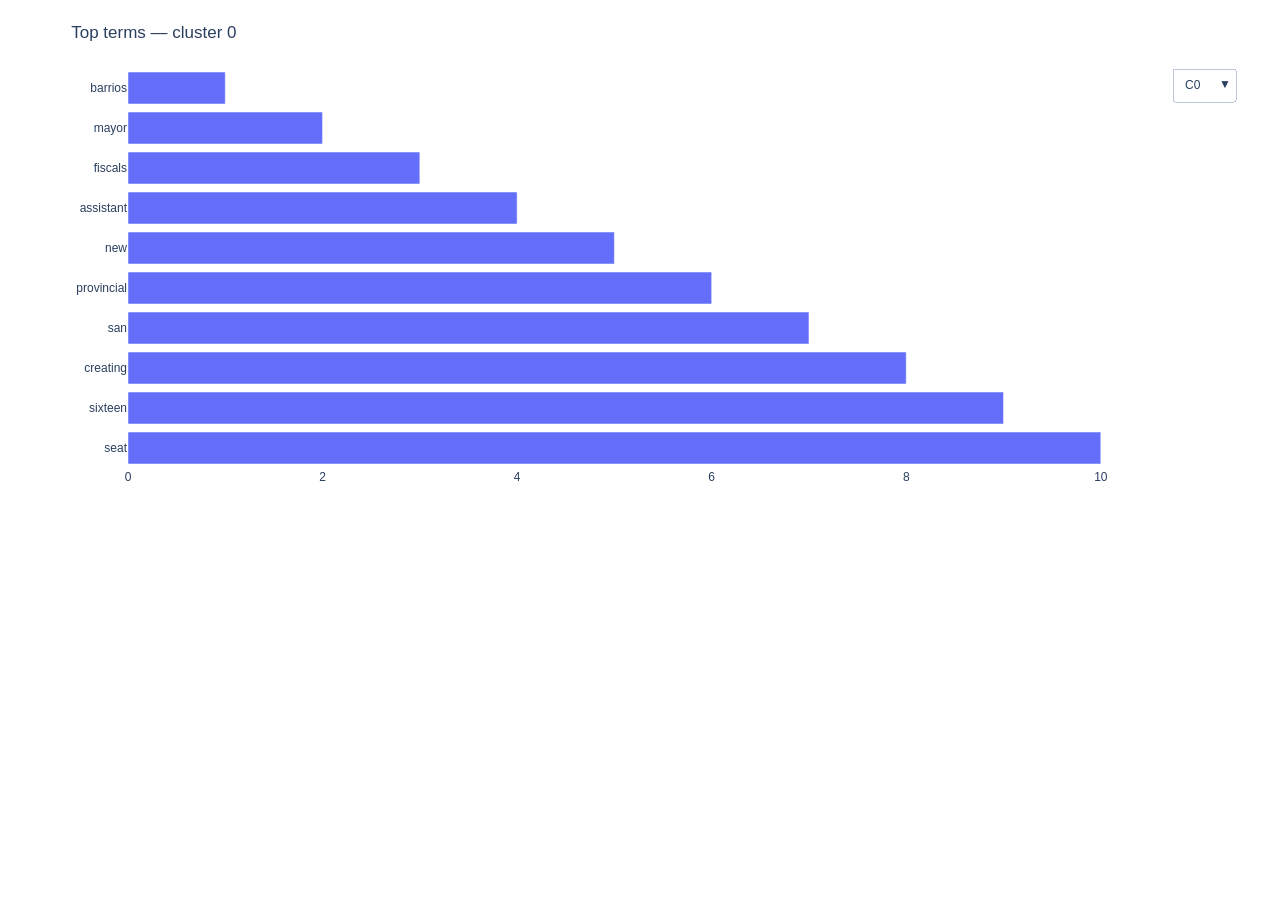
<file: docs/assets/plots/top_terms.html>
<html>
<head><meta charset="utf-8" /></head>
<body>
    <div>                        <script type="text/javascript">window.PlotlyConfig = {MathJaxConfig: 'local'};</script>
        <script charset="utf-8" src="https://cdn.plot.ly/plotly-2.35.2.min.js"></script>                <div id="8c9d46a0-a06f-45bc-a009-835725c1e938" class="plotly-graph-div" style="height:500px; width:100%;"></div>            <script type="text/javascript">                                    window.PLOTLYENV=window.PLOTLYENV || {};                                    if (document.getElementById("8c9d46a0-a06f-45bc-a009-835725c1e938")) {                    Plotly.newPlot(                        "8c9d46a0-a06f-45bc-a009-835725c1e938",                        [{"hovertemplate":"%{y}\u003cextra\u003e\u003c\u002fextra\u003e","name":"C0","orientation":"h","visible":true,"x":[10,9,8,7,6,5,4,3,2,1],"y":["seat","sixteen","creating","san","provincial","new","assistant","fiscals","mayor","barrios"],"type":"bar"},{"hovertemplate":"%{y}\u003cextra\u003e\u003c\u002fextra\u003e","name":"C1","orientation":"h","visible":false,"x":[10,9,8,7,6,5,4,3,2,1],"y":["operate","assigns","private","land","temporary","permit","point","grantee","stations","radio"],"type":"bar"},{"hovertemplate":"%{y}\u003cextra\u003e\u003c\u002fextra\u003e","name":"C2","orientation":"h","visible":false,"x":[10,9,8,7,6,5,4,3,2,1],"y":["originated","issue","establishing","culture","appropriating","sports","annex","education","barangay","high"],"type":"bar"},{"hovertemplate":"%{y}\u003cextra\u003e\u003c\u002fextra\u003e","name":"C3","orientation":"h","visible":false,"x":[10,9,8,7,6,5,4,3,2,1],"y":["bed","fiscal","establishment","medical","health","sum","appropriated","maintenance","emergency","hospital"],"type":"bar"},{"hovertemplate":"%{y}\u003cextra\u003e\u003c\u002fextra\u003e","name":"C4","orientation":"h","visible":false,"x":[10,9,8,7,6,5,4,3,2,1],"y":["san","norte","1989","integrated","barangay","central","memorial","changed","changing","elementary"],"type":"bar"},{"hovertemplate":"%{y}\u003cextra\u003e\u003c\u002fextra\u003e","name":"C5","orientation":"h","visible":false,"x":[10,9,8,7,6,5,4,3,2,1],"y":["special","nonworking","engineering","lto","office","holiday","court","road","city","district"],"type":"bar"},{"hovertemplate":"%{y}\u003cextra\u003e\u003c\u002fextra\u003e","name":"C6","orientation":"h","visible":false,"x":[10,9,8,7,6,5,4,3,2,1],"y":["board","ordinances","powers","officer","duties","panlungsod","sangguniang","ordinance","mayor","city"],"type":"bar"},{"hovertemplate":"%{y}\u003cextra\u003e\u003c\u002fextra\u003e","name":"C7","orientation":"h","visible":false,"x":[10,9,8,7,6,5,4,3,2,1],"y":["district","1991","increased","infirmary","1992","health","beds","capacity","bed","hospital"],"type":"bar"},{"hovertemplate":"%{y}\u003cextra\u003e\u003c\u002fextra\u003e","name":"C8","orientation":"h","visible":false,"x":[10,9,8,7,6,5,4,3,2,1],"y":["converted","changed","changing","barrios","constituted","creating","san","sitios","sitio","barrio"],"type":"bar"},{"hovertemplate":"%{y}\u003cextra\u003e\u003c\u002fextra\u003e","name":"C9","orientation":"h","visible":false,"x":[10,9,8,7,6,5,4,3,2,1],"y":["director","agricultural","fisheries","treasury","vocational","nineteen","appropriation","maintenance","sum","appropriated"],"type":"bar"},{"hovertemplate":"%{y}\u003cextra\u003e\u003c\u002fextra\u003e","name":"C10","orientation":"h","visible":false,"x":[10,9,8,7,6,5,4,3,2,1],"y":["trustees","academic","polytechnic","faculty","education","ched","state","board","university","college"],"type":"bar"},{"hovertemplate":"%{y}\u003cextra\u003e\u003c\u002fextra\u003e","name":"C11","orientation":"h","visible":false,"x":[10,9,8,7,6,5,4,3,2,1],"y":["operate","maintain","numbered","grantee","thirty","franchise","light","power","heat","electric"],"type":"bar"},{"hovertemplate":"%{y}\u003cextra\u003e\u003c\u002fextra\u003e","name":"C12","orientation":"h","visible":false,"x":[10,9,8,7,6,5,4,3,2,1],"y":["development","commission","philippine","read","follows","000","board","00","republic","numbered"],"type":"bar"},{"hovertemplate":"%{y}\u003cextra\u003e\u003c\u002fextra\u003e","name":"C13","orientation":"h","visible":false,"x":[10,9,8,7,6,5,4,3,2,1],"y":["corporation","facilities","telecommunications","broadcast","use","radio","broadcasting","stations","franchise","grantee"],"type":"bar"},{"hovertemplate":"%{y}\u003cextra\u003e\u003c\u002fextra\u003e","name":"C14","orientation":"h","visible":false,"x":[10,9,8,7,6,5,4,3,2,1],"y":["granted","operate","appurtenances","commission","plant","storage","franchise","cold","grantee","ice"],"type":"bar"}],                        {"template":{"data":{"barpolar":[{"marker":{"line":{"color":"white","width":0.5},"pattern":{"fillmode":"overlay","size":10,"solidity":0.2}},"type":"barpolar"}],"bar":[{"error_x":{"color":"#2a3f5f"},"error_y":{"color":"#2a3f5f"},"marker":{"line":{"color":"white","width":0.5},"pattern":{"fillmode":"overlay","size":10,"solidity":0.2}},"type":"bar"}],"carpet":[{"aaxis":{"endlinecolor":"#2a3f5f","gridcolor":"#C8D4E3","linecolor":"#C8D4E3","minorgridcolor":"#C8D4E3","startlinecolor":"#2a3f5f"},"baxis":{"endlinecolor":"#2a3f5f","gridcolor":"#C8D4E3","linecolor":"#C8D4E3","minorgridcolor":"#C8D4E3","startlinecolor":"#2a3f5f"},"type":"carpet"}],"choropleth":[{"colorbar":{"outlinewidth":0,"ticks":""},"type":"choropleth"}],"contourcarpet":[{"colorbar":{"outlinewidth":0,"ticks":""},"type":"contourcarpet"}],"contour":[{"colorbar":{"outlinewidth":0,"ticks":""},"colorscale":[[0.0,"#0d0887"],[0.1111111111111111,"#46039f"],[0.2222222222222222,"#7201a8"],[0.3333333333333333,"#9c179e"],[0.4444444444444444,"#bd3786"],[0.5555555555555556,"#d8576b"],[0.6666666666666666,"#ed7953"],[0.7777777777777778,"#fb9f3a"],[0.8888888888888888,"#fdca26"],[1.0,"#f0f921"]],"type":"contour"}],"heatmapgl":[{"colorbar":{"outlinewidth":0,"ticks":""},"colorscale":[[0.0,"#0d0887"],[0.1111111111111111,"#46039f"],[0.2222222222222222,"#7201a8"],[0.3333333333333333,"#9c179e"],[0.4444444444444444,"#bd3786"],[0.5555555555555556,"#d8576b"],[0.6666666666666666,"#ed7953"],[0.7777777777777778,"#fb9f3a"],[0.8888888888888888,"#fdca26"],[1.0,"#f0f921"]],"type":"heatmapgl"}],"heatmap":[{"colorbar":{"outlinewidth":0,"ticks":""},"colorscale":[[0.0,"#0d0887"],[0.1111111111111111,"#46039f"],[0.2222222222222222,"#7201a8"],[0.3333333333333333,"#9c179e"],[0.4444444444444444,"#bd3786"],[0.5555555555555556,"#d8576b"],[0.6666666666666666,"#ed7953"],[0.7777777777777778,"#fb9f3a"],[0.8888888888888888,"#fdca26"],[1.0,"#f0f921"]],"type":"heatmap"}],"histogram2dcontour":[{"colorbar":{"outlinewidth":0,"ticks":""},"colorscale":[[0.0,"#0d0887"],[0.1111111111111111,"#46039f"],[0.2222222222222222,"#7201a8"],[0.3333333333333333,"#9c179e"],[0.4444444444444444,"#bd3786"],[0.5555555555555556,"#d8576b"],[0.6666666666666666,"#ed7953"],[0.7777777777777778,"#fb9f3a"],[0.8888888888888888,"#fdca26"],[1.0,"#f0f921"]],"type":"histogram2dcontour"}],"histogram2d":[{"colorbar":{"outlinewidth":0,"ticks":""},"colorscale":[[0.0,"#0d0887"],[0.1111111111111111,"#46039f"],[0.2222222222222222,"#7201a8"],[0.3333333333333333,"#9c179e"],[0.4444444444444444,"#bd3786"],[0.5555555555555556,"#d8576b"],[0.6666666666666666,"#ed7953"],[0.7777777777777778,"#fb9f3a"],[0.8888888888888888,"#fdca26"],[1.0,"#f0f921"]],"type":"histogram2d"}],"histogram":[{"marker":{"pattern":{"fillmode":"overlay","size":10,"solidity":0.2}},"type":"histogram"}],"mesh3d":[{"colorbar":{"outlinewidth":0,"ticks":""},"type":"mesh3d"}],"parcoords":[{"line":{"colorbar":{"outlinewidth":0,"ticks":""}},"type":"parcoords"}],"pie":[{"automargin":true,"type":"pie"}],"scatter3d":[{"line":{"colorbar":{"outlinewidth":0,"ticks":""}},"marker":{"colorbar":{"outlinewidth":0,"ticks":""}},"type":"scatter3d"}],"scattercarpet":[{"marker":{"colorbar":{"outlinewidth":0,"ticks":""}},"type":"scattercarpet"}],"scattergeo":[{"marker":{"colorbar":{"outlinewidth":0,"ticks":""}},"type":"scattergeo"}],"scattergl":[{"marker":{"colorbar":{"outlinewidth":0,"ticks":""}},"type":"scattergl"}],"scattermapbox":[{"marker":{"colorbar":{"outlinewidth":0,"ticks":""}},"type":"scattermapbox"}],"scatterpolargl":[{"marker":{"colorbar":{"outlinewidth":0,"ticks":""}},"type":"scatterpolargl"}],"scatterpolar":[{"marker":{"colorbar":{"outlinewidth":0,"ticks":""}},"type":"scatterpolar"}],"scatter":[{"fillpattern":{"fillmode":"overlay","size":10,"solidity":0.2},"type":"scatter"}],"scatterternary":[{"marker":{"colorbar":{"outlinewidth":0,"ticks":""}},"type":"scatterternary"}],"surface":[{"colorbar":{"outlinewidth":0,"ticks":""},"colorscale":[[0.0,"#0d0887"],[0.1111111111111111,"#46039f"],[0.2222222222222222,"#7201a8"],[0.3333333333333333,"#9c179e"],[0.4444444444444444,"#bd3786"],[0.5555555555555556,"#d8576b"],[0.6666666666666666,"#ed7953"],[0.7777777777777778,"#fb9f3a"],[0.8888888888888888,"#fdca26"],[1.0,"#f0f921"]],"type":"surface"}],"table":[{"cells":{"fill":{"color":"#EBF0F8"},"line":{"color":"white"}},"header":{"fill":{"color":"#C8D4E3"},"line":{"color":"white"}},"type":"table"}]},"layout":{"annotationdefaults":{"arrowcolor":"#2a3f5f","arrowhead":0,"arrowwidth":1},"autotypenumbers":"strict","coloraxis":{"colorbar":{"outlinewidth":0,"ticks":""}},"colorscale":{"diverging":[[0,"#8e0152"],[0.1,"#c51b7d"],[0.2,"#de77ae"],[0.3,"#f1b6da"],[0.4,"#fde0ef"],[0.5,"#f7f7f7"],[0.6,"#e6f5d0"],[0.7,"#b8e186"],[0.8,"#7fbc41"],[0.9,"#4d9221"],[1,"#276419"]],"sequential":[[0.0,"#0d0887"],[0.1111111111111111,"#46039f"],[0.2222222222222222,"#7201a8"],[0.3333333333333333,"#9c179e"],[0.4444444444444444,"#bd3786"],[0.5555555555555556,"#d8576b"],[0.6666666666666666,"#ed7953"],[0.7777777777777778,"#fb9f3a"],[0.8888888888888888,"#fdca26"],[1.0,"#f0f921"]],"sequentialminus":[[0.0,"#0d0887"],[0.1111111111111111,"#46039f"],[0.2222222222222222,"#7201a8"],[0.3333333333333333,"#9c179e"],[0.4444444444444444,"#bd3786"],[0.5555555555555556,"#d8576b"],[0.6666666666666666,"#ed7953"],[0.7777777777777778,"#fb9f3a"],[0.8888888888888888,"#fdca26"],[1.0,"#f0f921"]]},"colorway":["#636efa","#EF553B","#00cc96","#ab63fa","#FFA15A","#19d3f3","#FF6692","#B6E880","#FF97FF","#FECB52"],"font":{"color":"#2a3f5f"},"geo":{"bgcolor":"white","lakecolor":"white","landcolor":"white","showlakes":true,"showland":true,"subunitcolor":"#C8D4E3"},"hoverlabel":{"align":"left"},"hovermode":"closest","mapbox":{"style":"light"},"paper_bgcolor":"white","plot_bgcolor":"white","polar":{"angularaxis":{"gridcolor":"#EBF0F8","linecolor":"#EBF0F8","ticks":""},"bgcolor":"white","radialaxis":{"gridcolor":"#EBF0F8","linecolor":"#EBF0F8","ticks":""}},"scene":{"xaxis":{"backgroundcolor":"white","gridcolor":"#DFE8F3","gridwidth":2,"linecolor":"#EBF0F8","showbackground":true,"ticks":"","zerolinecolor":"#EBF0F8"},"yaxis":{"backgroundcolor":"white","gridcolor":"#DFE8F3","gridwidth":2,"linecolor":"#EBF0F8","showbackground":true,"ticks":"","zerolinecolor":"#EBF0F8"},"zaxis":{"backgroundcolor":"white","gridcolor":"#DFE8F3","gridwidth":2,"linecolor":"#EBF0F8","showbackground":true,"ticks":"","zerolinecolor":"#EBF0F8"}},"shapedefaults":{"line":{"color":"#2a3f5f"}},"ternary":{"aaxis":{"gridcolor":"#DFE8F3","linecolor":"#A2B1C6","ticks":""},"baxis":{"gridcolor":"#DFE8F3","linecolor":"#A2B1C6","ticks":""},"bgcolor":"white","caxis":{"gridcolor":"#DFE8F3","linecolor":"#A2B1C6","ticks":""}},"title":{"x":0.05},"xaxis":{"automargin":true,"gridcolor":"#EBF0F8","linecolor":"#EBF0F8","ticks":"","title":{"standoff":15},"zerolinecolor":"#EBF0F8","zerolinewidth":2},"yaxis":{"automargin":true,"gridcolor":"#EBF0F8","linecolor":"#EBF0F8","ticks":"","title":{"standoff":15},"zerolinecolor":"#EBF0F8","zerolinewidth":2}}},"margin":{"l":120,"r":120,"t":60,"b":40},"title":{"text":"Top terms \u2014 cluster 0"},"updatemenus":[{"active":0,"buttons":[{"args":[{"visible":[true,false,false,false,false,false,false,false,false,false,false,false,false,false,false]},{"title":"Top terms \u2014 cluster 0"}],"label":"C0","method":"update"},{"args":[{"visible":[false,true,false,false,false,false,false,false,false,false,false,false,false,false,false]},{"title":"Top terms \u2014 cluster 1"}],"label":"C1","method":"update"},{"args":[{"visible":[false,false,true,false,false,false,false,false,false,false,false,false,false,false,false]},{"title":"Top terms \u2014 cluster 2"}],"label":"C2","method":"update"},{"args":[{"visible":[false,false,false,true,false,false,false,false,false,false,false,false,false,false,false]},{"title":"Top terms \u2014 cluster 3"}],"label":"C3","method":"update"},{"args":[{"visible":[false,false,false,false,true,false,false,false,false,false,false,false,false,false,false]},{"title":"Top terms \u2014 cluster 4"}],"label":"C4","method":"update"},{"args":[{"visible":[false,false,false,false,false,true,false,false,false,false,false,false,false,false,false]},{"title":"Top terms \u2014 cluster 5"}],"label":"C5","method":"update"},{"args":[{"visible":[false,false,false,false,false,false,true,false,false,false,false,false,false,false,false]},{"title":"Top terms \u2014 cluster 6"}],"label":"C6","method":"update"},{"args":[{"visible":[false,false,false,false,false,false,false,true,false,false,false,false,false,false,false]},{"title":"Top terms \u2014 cluster 7"}],"label":"C7","method":"update"},{"args":[{"visible":[false,false,false,false,false,false,false,false,true,false,false,false,false,false,false]},{"title":"Top terms \u2014 cluster 8"}],"label":"C8","method":"update"},{"args":[{"visible":[false,false,false,false,false,false,false,false,false,true,false,false,false,false,false]},{"title":"Top terms \u2014 cluster 9"}],"label":"C9","method":"update"},{"args":[{"visible":[false,false,false,false,false,false,false,false,false,false,true,false,false,false,false]},{"title":"Top terms \u2014 cluster 10"}],"label":"C10","method":"update"},{"args":[{"visible":[false,false,false,false,false,false,false,false,false,false,false,true,false,false,false]},{"title":"Top terms \u2014 cluster 11"}],"label":"C11","method":"update"},{"args":[{"visible":[false,false,false,false,false,false,false,false,false,false,false,false,true,false,false]},{"title":"Top terms \u2014 cluster 12"}],"label":"C12","method":"update"},{"args":[{"visible":[false,false,false,false,false,false,false,false,false,false,false,false,false,true,false]},{"title":"Top terms \u2014 cluster 13"}],"label":"C13","method":"update"},{"args":[{"visible":[false,false,false,false,false,false,false,false,false,false,false,false,false,false,true]},{"title":"Top terms \u2014 cluster 14"}],"label":"C14","method":"update"}],"x":1.02,"xanchor":"left","y":1.0,"yanchor":"top"}],"height":500,"showlegend":false},                        {"responsive": true, "displaylogo": false}                    )                };                            </script>        </div>
</body>
</html>
</file>
<file: docs/assets/style.css>
body {
  max-width: 74ch;
  margin: 2em auto;
  padding: 0 1em;
  font-family: sans-serif;
  line-height: 1.5;
  color: #222;
}
h1, h2, h3 { line-height: 1.25; }
h2 {
  margin-top: 2em;
  padding-bottom: 0.2em;
  border-bottom: 1px solid #ccc;
  font-size: 1.3em;
}
p.tagline { color: #555; }
a { color: #1f4e79; }
code {
  font-family: monospace;
  font-size: 0.95em;
  background: #f4f4f4;
  padding: 0 0.2em;
}
aside {
  border-left: 3px solid #bbb;
  margin: 1em 0;
  padding: 0 1em;
  color: #444;
}
table {
  border-collapse: collapse;
  width: 100%;
  margin: 1em 0;
}
th, td {
  border: 1px solid #ccc;
  padding: 4px 8px;
  text-align: left;
  vertical-align: top;
}
th { background: #f4f4f4; }
figure { margin: 1.5em 0; }
figure img {
  max-width: 100%;
  height: auto;
  border: 1px solid #ccc;
}
figcaption {
  font-size: 0.9em;
  color: #555;
  margin-top: 0.4em;
}
iframe { width: 100%; border: 1px solid #ccc; }
footer {
  margin-top: 3em;
  border-top: 1px solid #ccc;
  padding-top: 1em;
  color: #555;
  font-size: 0.9em;
}
</file>
